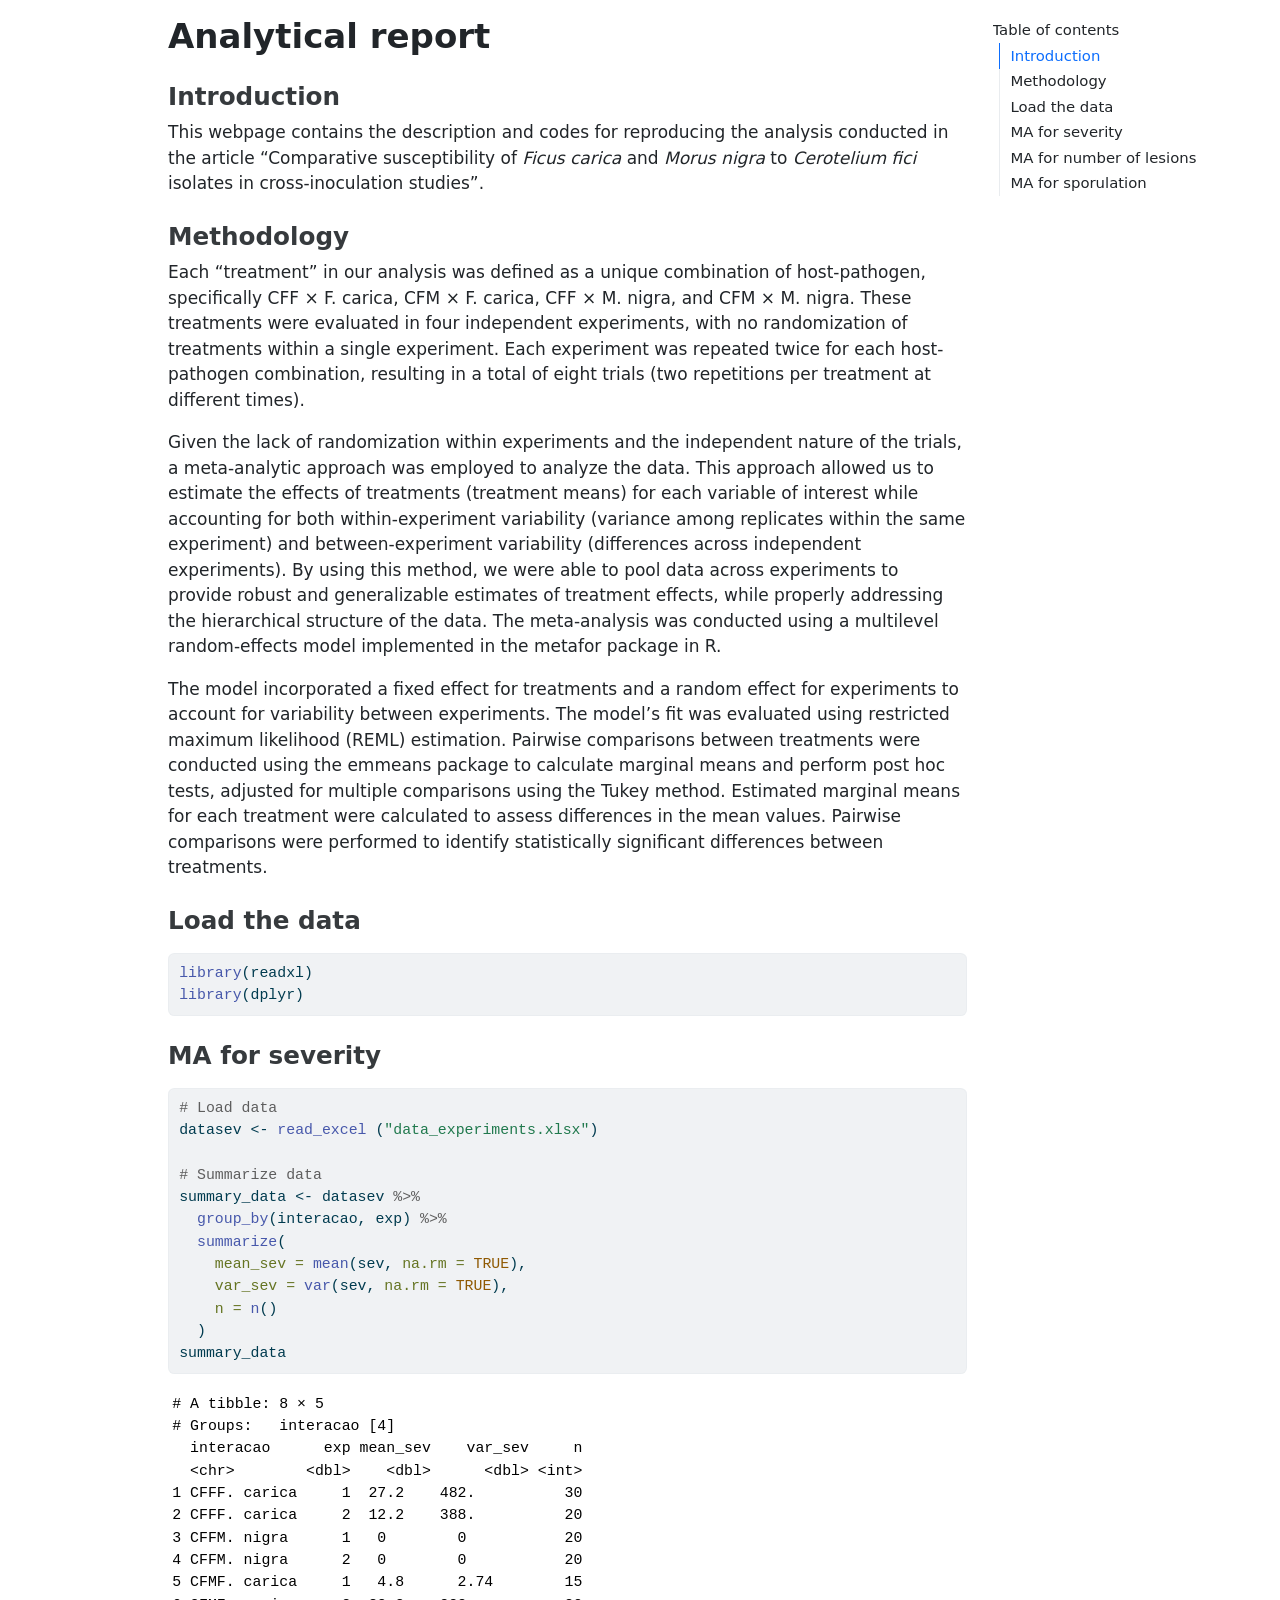
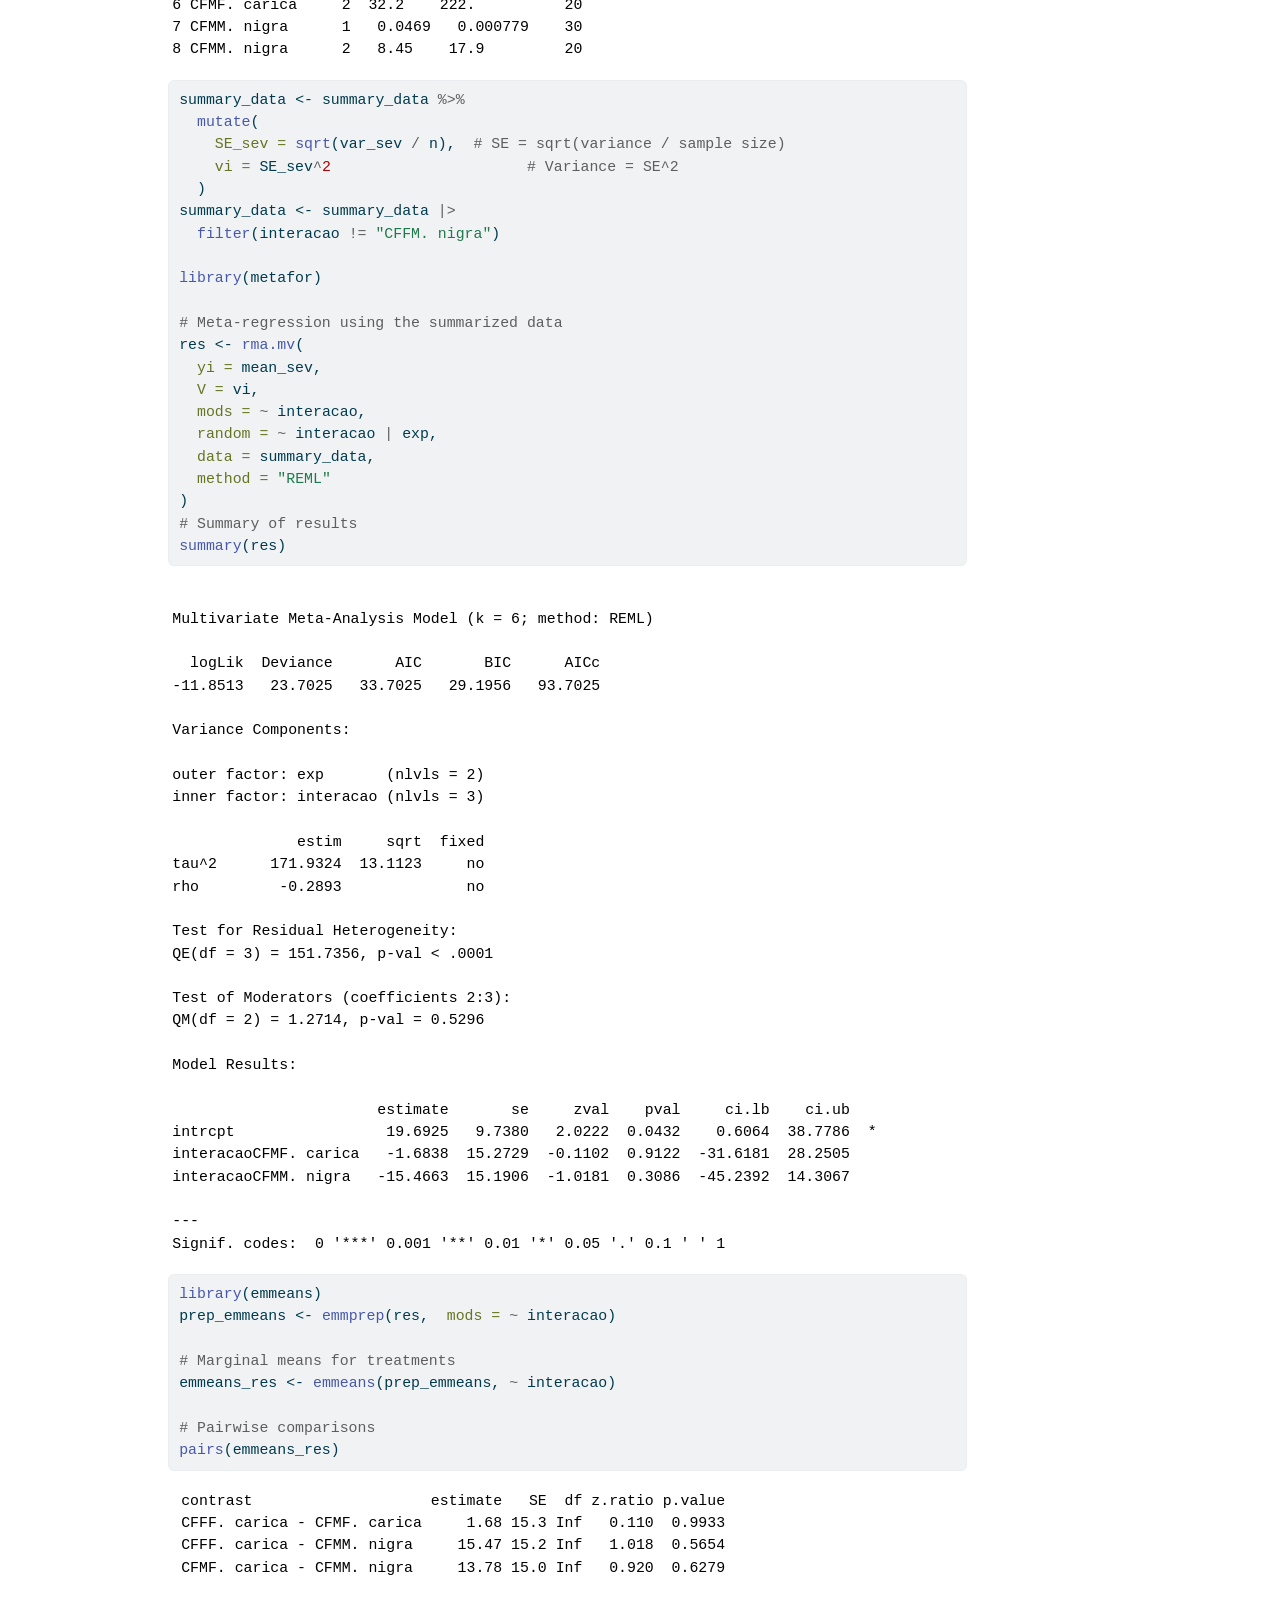
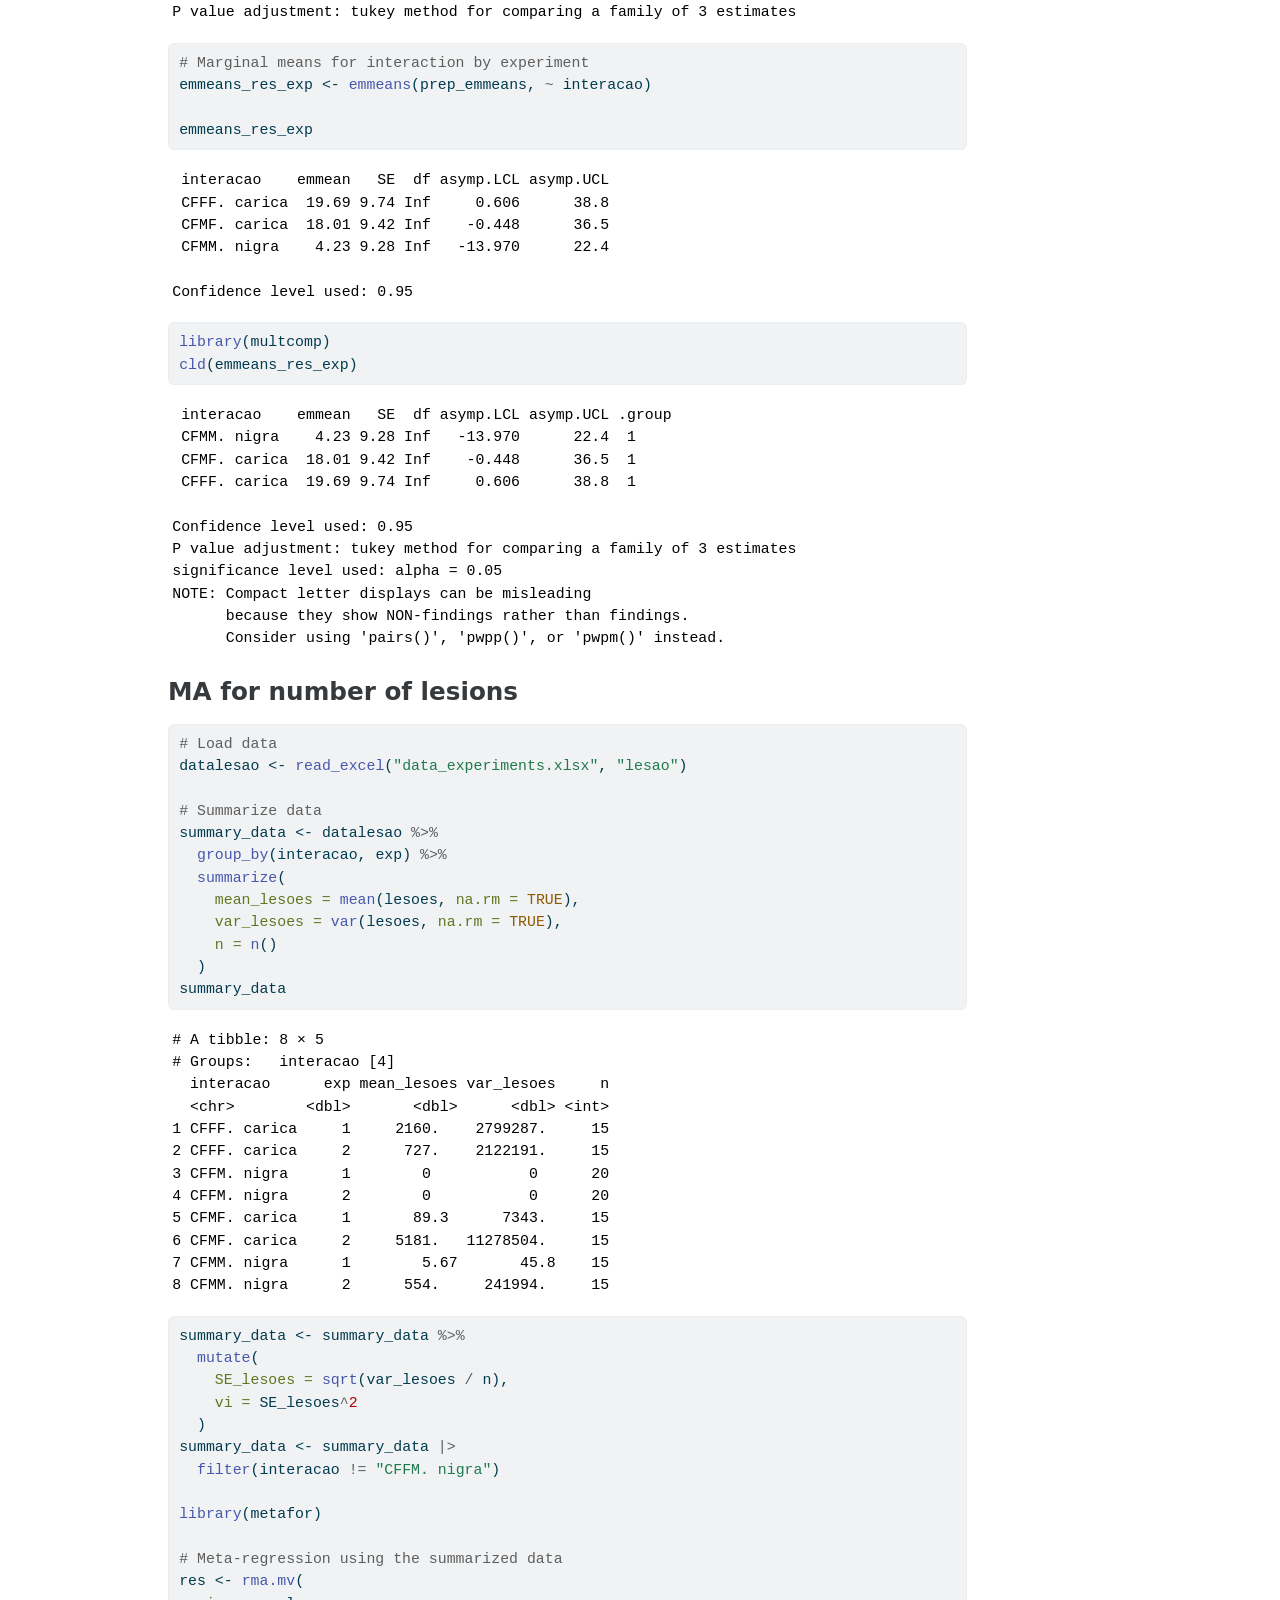
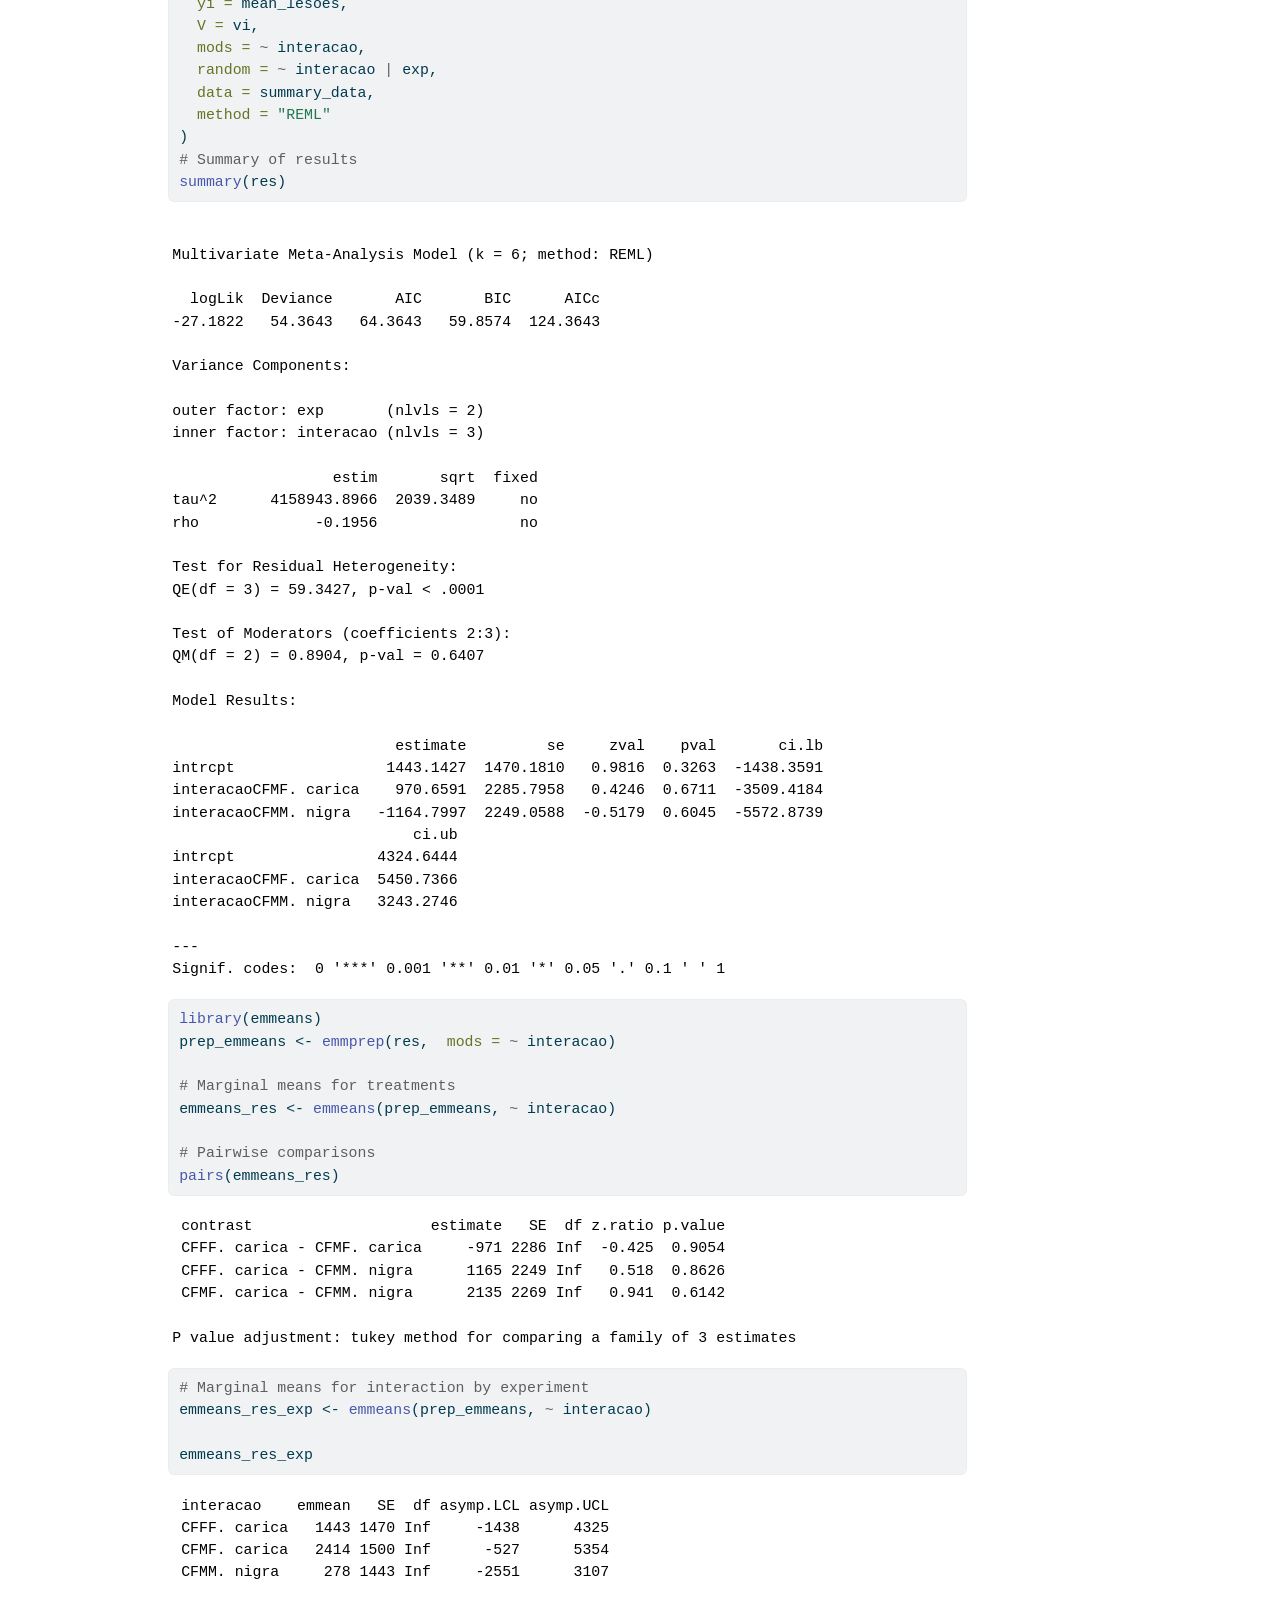
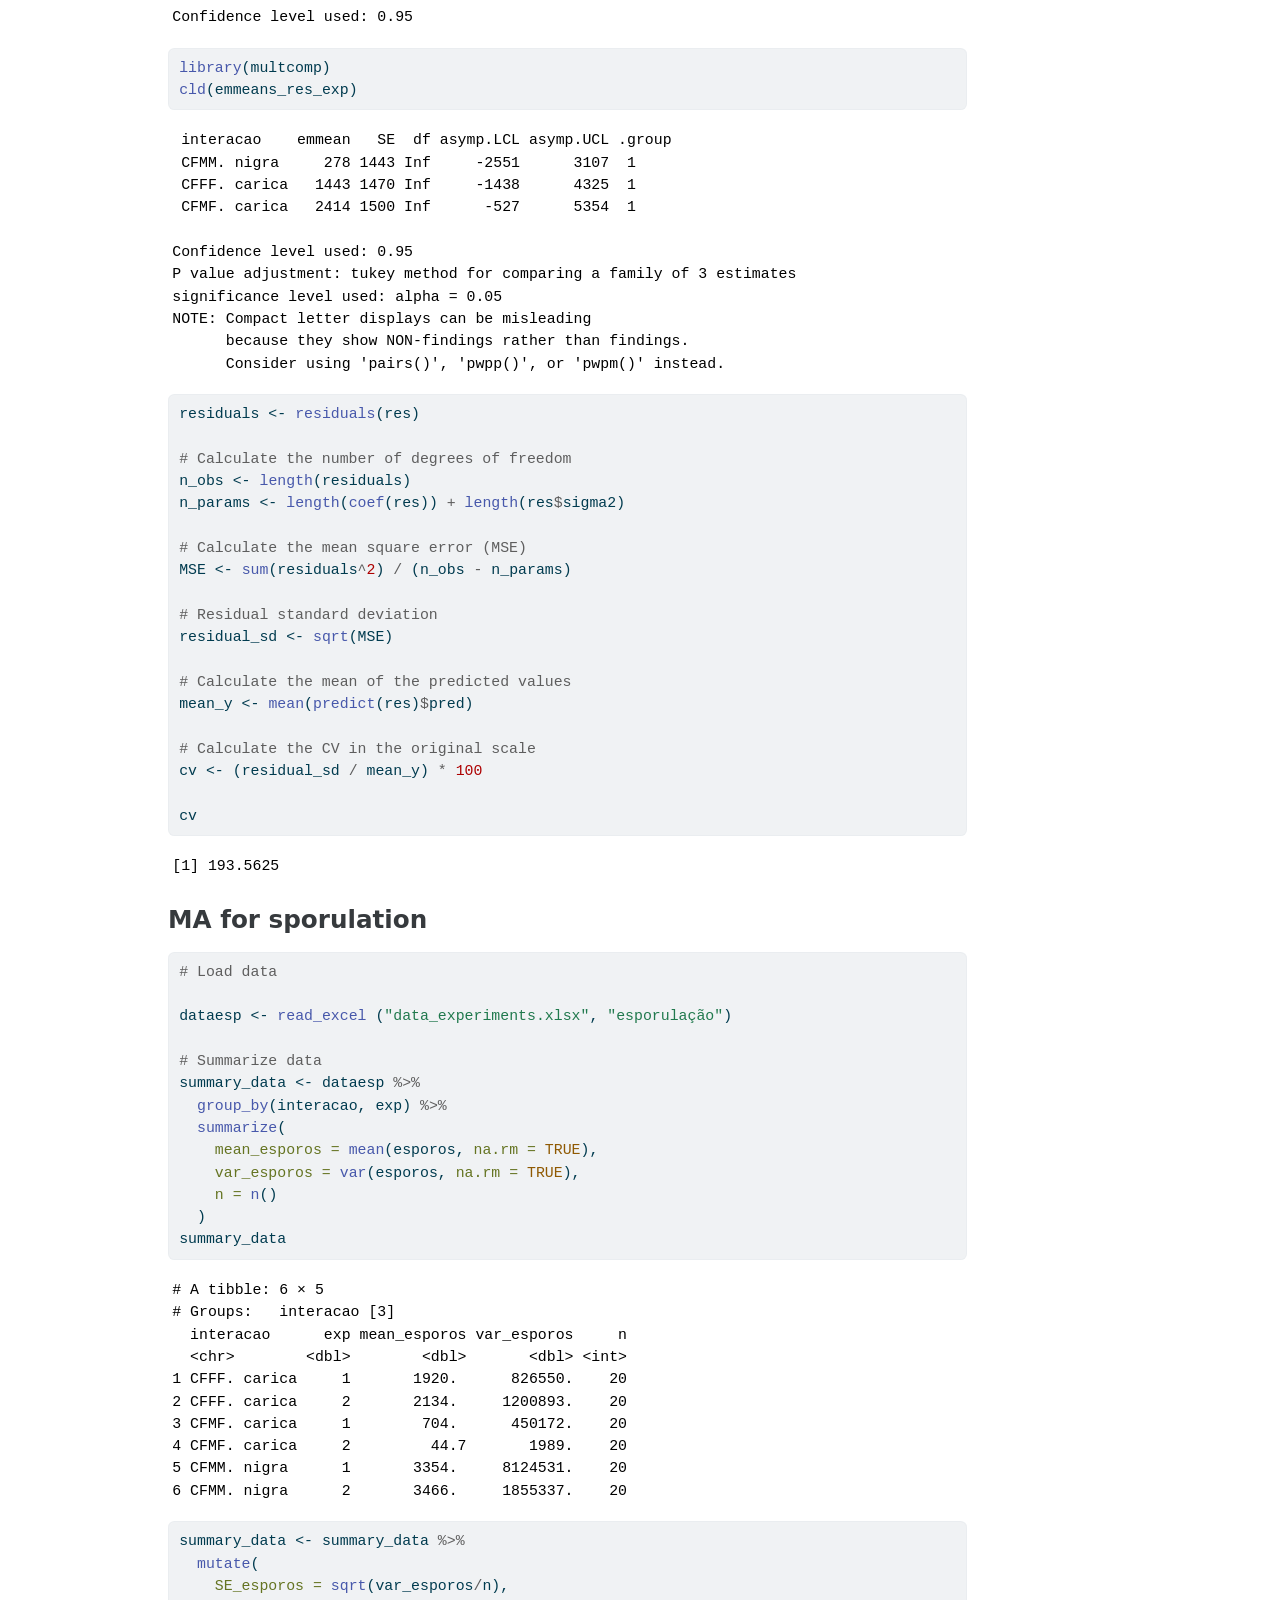
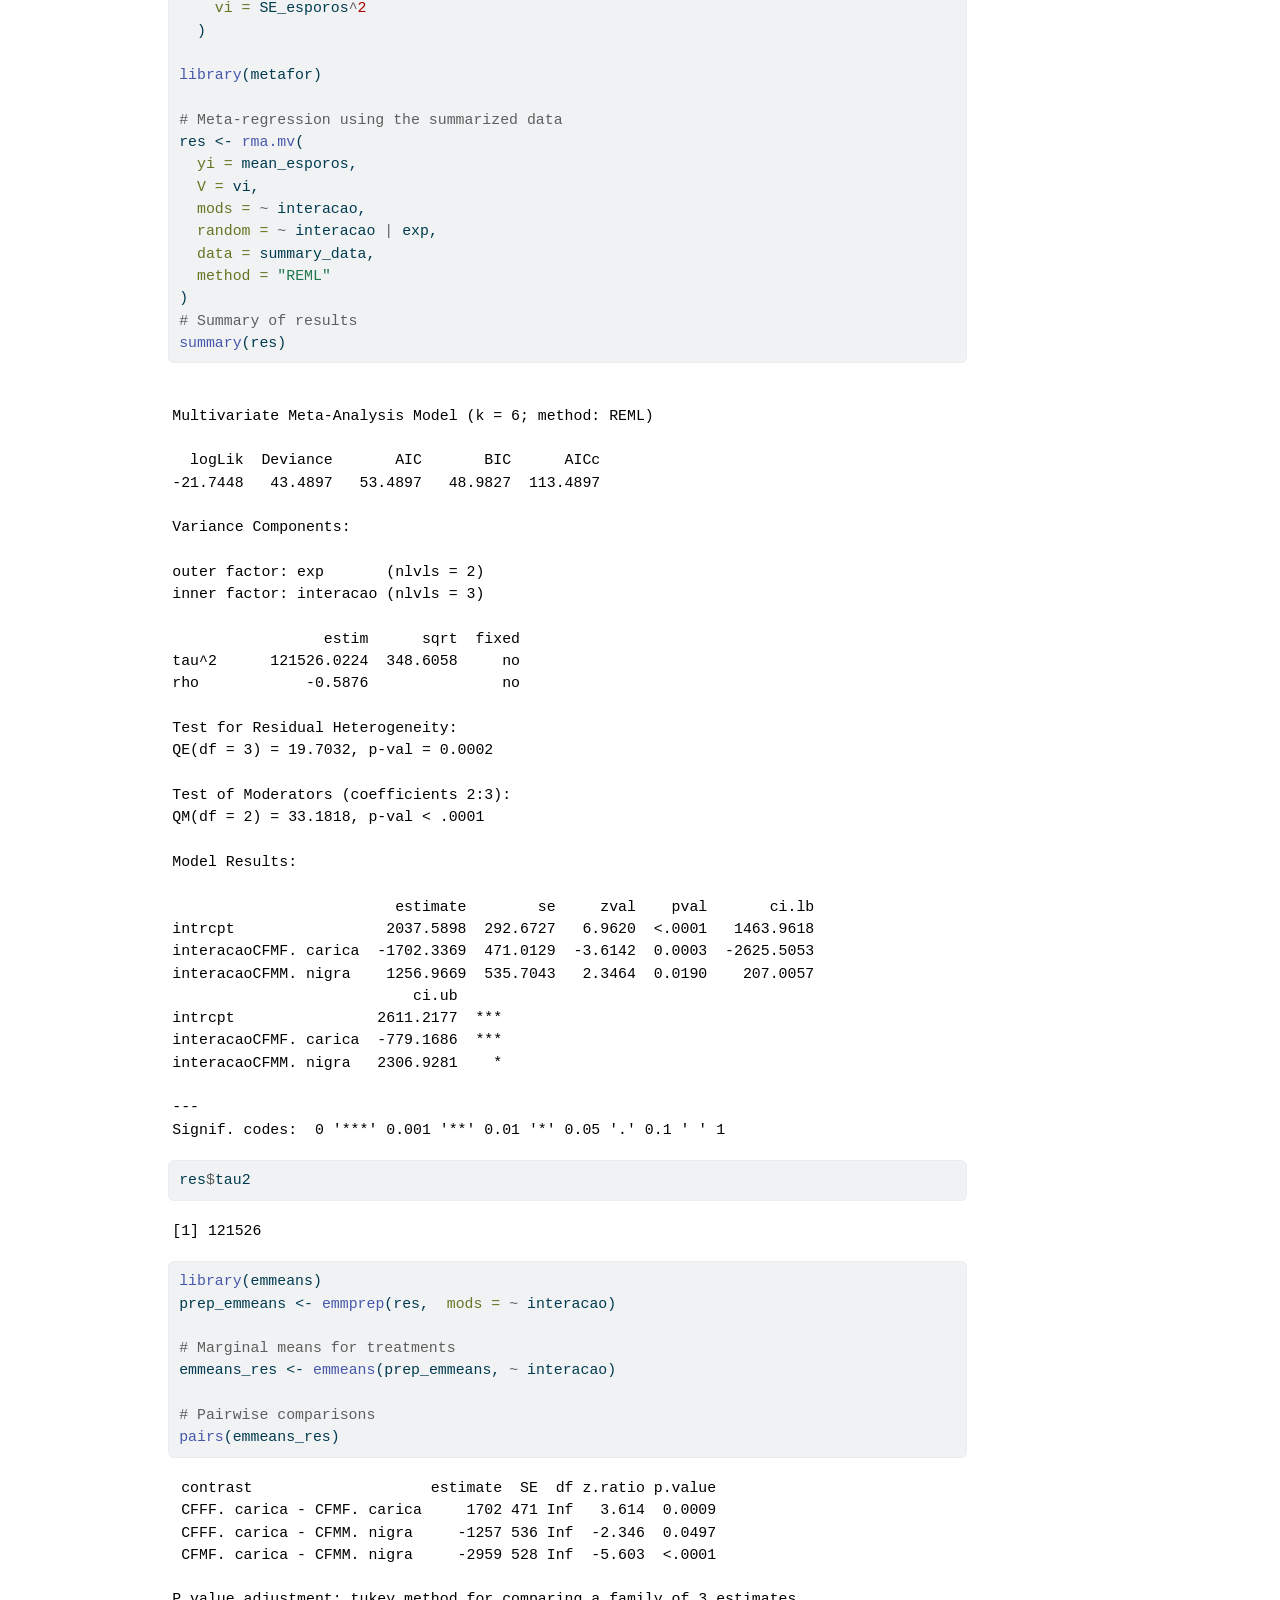
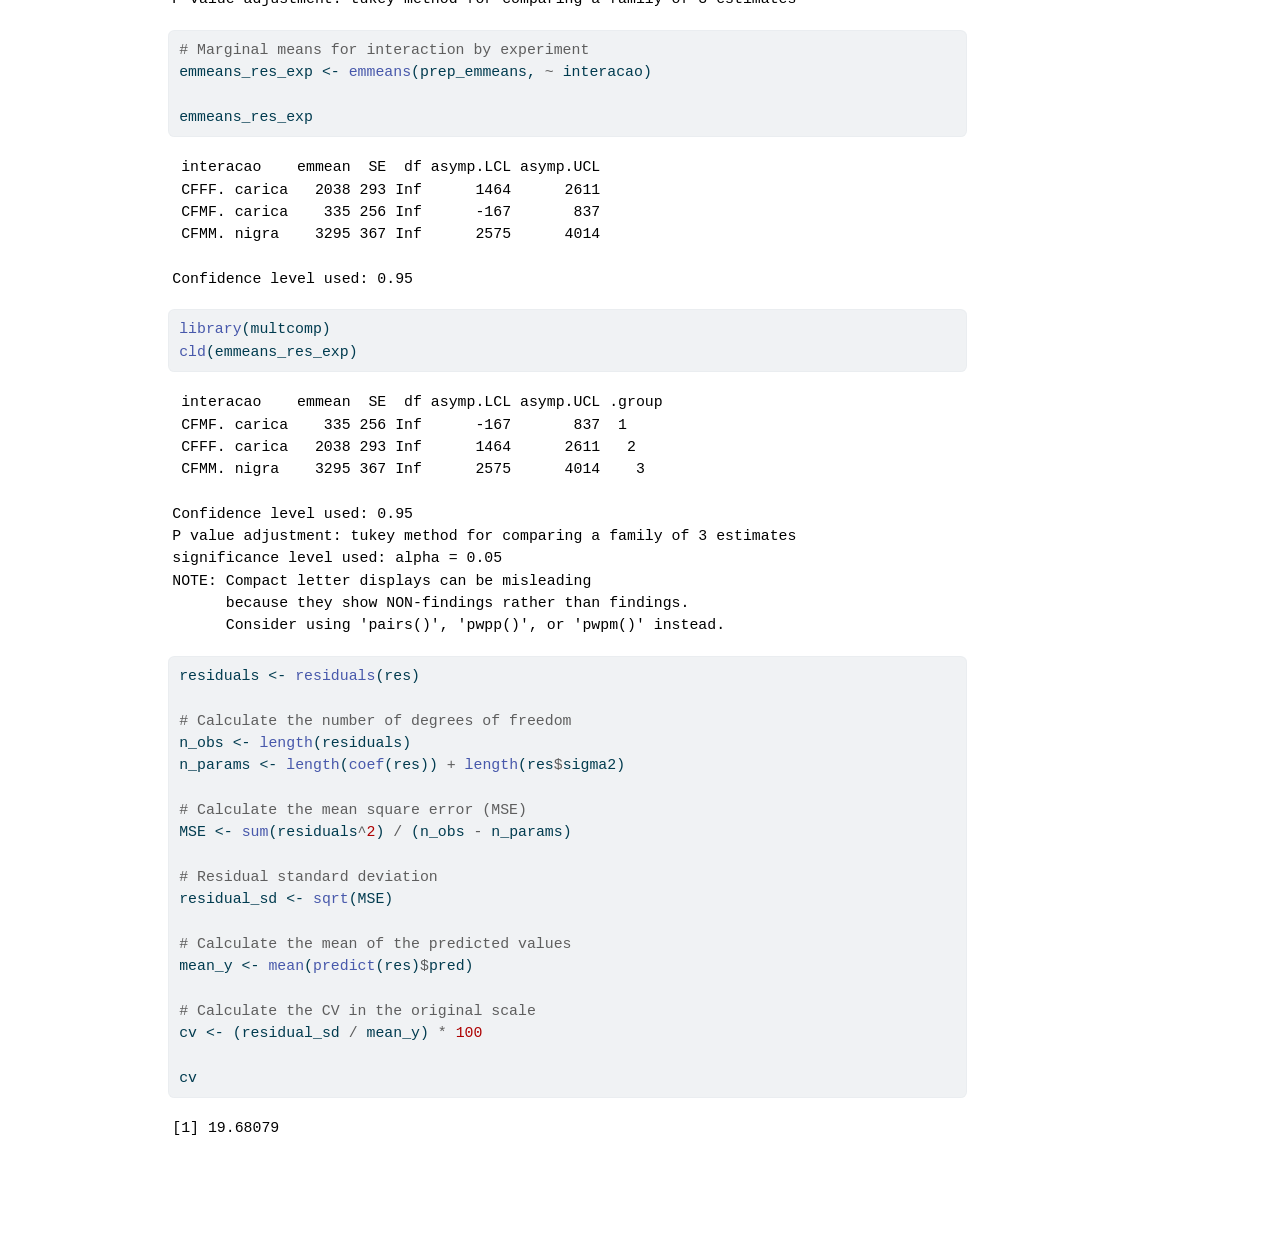
<file: index.html>
<!DOCTYPE html>
<html xmlns="http://www.w3.org/1999/xhtml" lang="en" xml:lang="en"><head>

<meta charset="utf-8">
<meta name="generator" content="quarto-1.6.40">

<meta name="viewport" content="width=device-width, initial-scale=1.0, user-scalable=yes">


<title>Analytical report</title>
<style>
code{white-space: pre-wrap;}
span.smallcaps{font-variant: small-caps;}
div.columns{display: flex; gap: min(4vw, 1.5em);}
div.column{flex: auto; overflow-x: auto;}
div.hanging-indent{margin-left: 1.5em; text-indent: -1.5em;}
ul.task-list{list-style: none;}
ul.task-list li input[type="checkbox"] {
  width: 0.8em;
  margin: 0 0.8em 0.2em -1em; /* quarto-specific, see https://github.com/quarto-dev/quarto-cli/issues/4556 */ 
  vertical-align: middle;
}
/* CSS for syntax highlighting */
pre > code.sourceCode { white-space: pre; position: relative; }
pre > code.sourceCode > span { line-height: 1.25; }
pre > code.sourceCode > span:empty { height: 1.2em; }
.sourceCode { overflow: visible; }
code.sourceCode > span { color: inherit; text-decoration: inherit; }
div.sourceCode { margin: 1em 0; }
pre.sourceCode { margin: 0; }
@media screen {
div.sourceCode { overflow: auto; }
}
@media print {
pre > code.sourceCode { white-space: pre-wrap; }
pre > code.sourceCode > span { display: inline-block; text-indent: -5em; padding-left: 5em; }
}
pre.numberSource code
  { counter-reset: source-line 0; }
pre.numberSource code > span
  { position: relative; left: -4em; counter-increment: source-line; }
pre.numberSource code > span > a:first-child::before
  { content: counter(source-line);
    position: relative; left: -1em; text-align: right; vertical-align: baseline;
    border: none; display: inline-block;
    -webkit-touch-callout: none; -webkit-user-select: none;
    -khtml-user-select: none; -moz-user-select: none;
    -ms-user-select: none; user-select: none;
    padding: 0 4px; width: 4em;
  }
pre.numberSource { margin-left: 3em;  padding-left: 4px; }
div.sourceCode
  {   }
@media screen {
pre > code.sourceCode > span > a:first-child::before { text-decoration: underline; }
}
</style>


<script src="index_files/libs/clipboard/clipboard.min.js"></script>
<script src="index_files/libs/quarto-html/quarto.js"></script>
<script src="index_files/libs/quarto-html/popper.min.js"></script>
<script src="index_files/libs/quarto-html/tippy.umd.min.js"></script>
<script src="index_files/libs/quarto-html/anchor.min.js"></script>
<link href="index_files/libs/quarto-html/tippy.css" rel="stylesheet">
<link href="index_files/libs/quarto-html/quarto-syntax-highlighting-549806ee2085284f45b00abea8c6df48.css" rel="stylesheet" id="quarto-text-highlighting-styles">
<script src="index_files/libs/bootstrap/bootstrap.min.js"></script>
<link href="index_files/libs/bootstrap/bootstrap-icons.css" rel="stylesheet">
<link href="index_files/libs/bootstrap/bootstrap-973236bd072d72a04ee9cd82dcc9cb29.min.css" rel="stylesheet" append-hash="true" id="quarto-bootstrap" data-mode="light">


</head>

<body>

<div id="quarto-content" class="page-columns page-rows-contents page-layout-article">
<div id="quarto-margin-sidebar" class="sidebar margin-sidebar">
  <nav id="TOC" role="doc-toc" class="toc-active">
    <h2 id="toc-title">Table of contents</h2>
   
  <ul>
  <li><a href="#introduction" id="toc-introduction" class="nav-link active" data-scroll-target="#introduction">Introduction</a></li>
  <li><a href="#methodology" id="toc-methodology" class="nav-link" data-scroll-target="#methodology">Methodology</a></li>
  <li><a href="#load-the-data" id="toc-load-the-data" class="nav-link" data-scroll-target="#load-the-data">Load the data</a></li>
  <li><a href="#ma-for-severity" id="toc-ma-for-severity" class="nav-link" data-scroll-target="#ma-for-severity">MA for severity</a></li>
  <li><a href="#ma-for-number-of-lesions" id="toc-ma-for-number-of-lesions" class="nav-link" data-scroll-target="#ma-for-number-of-lesions">MA for number of lesions</a></li>
  <li><a href="#ma-for-sporulation" id="toc-ma-for-sporulation" class="nav-link" data-scroll-target="#ma-for-sporulation">MA for sporulation</a></li>
  </ul>
</nav>
</div>
<main class="content" id="quarto-document-content">

<header id="title-block-header" class="quarto-title-block default">
<div class="quarto-title">
<h1 class="title">Analytical report</h1>
</div>



<div class="quarto-title-meta">

    
  
    
  </div>
  


</header>


<section id="introduction" class="level3">
<h3 class="anchored" data-anchor-id="introduction">Introduction</h3>
<p>This webpage contains the description and codes for reproducing the analysis conducted in the article “Comparative susceptibility of <em>Ficus carica</em> and <em>Morus nigra</em> to <em>Cerotelium fici</em> isolates in cross-inoculation studies”.</p>
</section>
<section id="methodology" class="level3">
<h3 class="anchored" data-anchor-id="methodology">Methodology</h3>
<p>Each “treatment” in our analysis was defined as a unique combination of host-pathogen, specifically CFF × F. carica, CFM × F. carica, CFF × M. nigra, and CFM × M. nigra. These treatments were evaluated in four independent experiments, with no randomization of treatments within a single experiment. Each experiment was repeated twice for each host-pathogen combination, resulting in a total of eight trials (two repetitions per treatment at different times).</p>
<p>Given the lack of randomization within experiments and the independent nature of the trials, a meta-analytic approach was employed to analyze the data. This approach allowed us to estimate the effects of treatments (treatment means) for each variable of interest while accounting for both within-experiment variability (variance among replicates within the same experiment) and between-experiment variability (differences across independent experiments). By using this method, we were able to pool data across experiments to provide robust and generalizable estimates of treatment effects, while properly addressing the hierarchical structure of the data. The meta-analysis was conducted using a multilevel random-effects model implemented in the metafor package in R.</p>
<p>The model incorporated a fixed effect for treatments and a random effect for experiments to account for variability between experiments. The model’s fit was evaluated using restricted maximum likelihood (REML) estimation. Pairwise comparisons between treatments were conducted using the emmeans package to calculate marginal means and perform post hoc tests, adjusted for multiple comparisons using the Tukey method. Estimated marginal means for each treatment were calculated to assess differences in the mean values. Pairwise comparisons were performed to identify statistically significant differences between treatments.</p>
</section>
<section id="load-the-data" class="level3">
<h3 class="anchored" data-anchor-id="load-the-data">Load the data</h3>
<div class="cell">
<div class="sourceCode cell-code" id="cb1"><pre class="sourceCode r code-with-copy"><code class="sourceCode r"><span id="cb1-1"><a href="#cb1-1" aria-hidden="true" tabindex="-1"></a><span class="fu">library</span>(readxl)</span>
<span id="cb1-2"><a href="#cb1-2" aria-hidden="true" tabindex="-1"></a><span class="fu">library</span>(dplyr)</span></code><button title="Copy to Clipboard" class="code-copy-button"><i class="bi"></i></button></pre></div>
</div>
</section>
<section id="ma-for-severity" class="level3">
<h3 class="anchored" data-anchor-id="ma-for-severity">MA for severity</h3>
<div class="cell">
<div class="sourceCode cell-code" id="cb2"><pre class="sourceCode r code-with-copy"><code class="sourceCode r"><span id="cb2-1"><a href="#cb2-1" aria-hidden="true" tabindex="-1"></a><span class="co"># Load data</span></span>
<span id="cb2-2"><a href="#cb2-2" aria-hidden="true" tabindex="-1"></a>datasev <span class="ot">&lt;-</span> <span class="fu">read_excel</span> (<span class="st">"data_experiments.xlsx"</span>)</span>
<span id="cb2-3"><a href="#cb2-3" aria-hidden="true" tabindex="-1"></a></span>
<span id="cb2-4"><a href="#cb2-4" aria-hidden="true" tabindex="-1"></a><span class="co"># Summarize data</span></span>
<span id="cb2-5"><a href="#cb2-5" aria-hidden="true" tabindex="-1"></a>summary_data <span class="ot">&lt;-</span> datasev <span class="sc">%&gt;%</span></span>
<span id="cb2-6"><a href="#cb2-6" aria-hidden="true" tabindex="-1"></a>  <span class="fu">group_by</span>(interacao, exp) <span class="sc">%&gt;%</span>                      </span>
<span id="cb2-7"><a href="#cb2-7" aria-hidden="true" tabindex="-1"></a>  <span class="fu">summarize</span>(</span>
<span id="cb2-8"><a href="#cb2-8" aria-hidden="true" tabindex="-1"></a>    <span class="at">mean_sev =</span> <span class="fu">mean</span>(sev, <span class="at">na.rm =</span> <span class="cn">TRUE</span>),  </span>
<span id="cb2-9"><a href="#cb2-9" aria-hidden="true" tabindex="-1"></a>    <span class="at">var_sev =</span> <span class="fu">var</span>(sev, <span class="at">na.rm =</span> <span class="cn">TRUE</span>),    </span>
<span id="cb2-10"><a href="#cb2-10" aria-hidden="true" tabindex="-1"></a>    <span class="at">n =</span> <span class="fu">n</span>()                                         </span>
<span id="cb2-11"><a href="#cb2-11" aria-hidden="true" tabindex="-1"></a>  )</span>
<span id="cb2-12"><a href="#cb2-12" aria-hidden="true" tabindex="-1"></a>summary_data</span></code><button title="Copy to Clipboard" class="code-copy-button"><i class="bi"></i></button></pre></div>
<div class="cell-output cell-output-stdout">
<pre><code># A tibble: 8 × 5
# Groups:   interacao [4]
  interacao      exp mean_sev    var_sev     n
  &lt;chr&gt;        &lt;dbl&gt;    &lt;dbl&gt;      &lt;dbl&gt; &lt;int&gt;
1 CFFF. carica     1  27.2    482.          30
2 CFFF. carica     2  12.2    388.          20
3 CFFM. nigra      1   0        0           20
4 CFFM. nigra      2   0        0           20
5 CFMF. carica     1   4.8      2.74        15
6 CFMF. carica     2  32.2    222.          20
7 CFMM. nigra      1   0.0469   0.000779    30
8 CFMM. nigra      2   8.45    17.9         20</code></pre>
</div>
<div class="sourceCode cell-code" id="cb4"><pre class="sourceCode r code-with-copy"><code class="sourceCode r"><span id="cb4-1"><a href="#cb4-1" aria-hidden="true" tabindex="-1"></a>summary_data <span class="ot">&lt;-</span> summary_data <span class="sc">%&gt;%</span></span>
<span id="cb4-2"><a href="#cb4-2" aria-hidden="true" tabindex="-1"></a>  <span class="fu">mutate</span>(</span>
<span id="cb4-3"><a href="#cb4-3" aria-hidden="true" tabindex="-1"></a>    <span class="at">SE_sev =</span> <span class="fu">sqrt</span>(var_sev <span class="sc">/</span> n),  <span class="co"># SE = sqrt(variance / sample size)</span></span>
<span id="cb4-4"><a href="#cb4-4" aria-hidden="true" tabindex="-1"></a>    <span class="at">vi =</span> SE_sev<span class="sc">^</span><span class="dv">2</span>                      <span class="co"># Variance = SE^2</span></span>
<span id="cb4-5"><a href="#cb4-5" aria-hidden="true" tabindex="-1"></a>  )</span>
<span id="cb4-6"><a href="#cb4-6" aria-hidden="true" tabindex="-1"></a>summary_data <span class="ot">&lt;-</span> summary_data <span class="sc">|&gt;</span> </span>
<span id="cb4-7"><a href="#cb4-7" aria-hidden="true" tabindex="-1"></a>  <span class="fu">filter</span>(interacao <span class="sc">!=</span> <span class="st">"CFFM. nigra"</span>)</span>
<span id="cb4-8"><a href="#cb4-8" aria-hidden="true" tabindex="-1"></a></span>
<span id="cb4-9"><a href="#cb4-9" aria-hidden="true" tabindex="-1"></a><span class="fu">library</span>(metafor)</span>
<span id="cb4-10"><a href="#cb4-10" aria-hidden="true" tabindex="-1"></a></span>
<span id="cb4-11"><a href="#cb4-11" aria-hidden="true" tabindex="-1"></a><span class="co"># Meta-regression using the summarized data</span></span>
<span id="cb4-12"><a href="#cb4-12" aria-hidden="true" tabindex="-1"></a>res <span class="ot">&lt;-</span> <span class="fu">rma.mv</span>(</span>
<span id="cb4-13"><a href="#cb4-13" aria-hidden="true" tabindex="-1"></a>  <span class="at">yi =</span> mean_sev,  </span>
<span id="cb4-14"><a href="#cb4-14" aria-hidden="true" tabindex="-1"></a>  <span class="at">V =</span> vi,              </span>
<span id="cb4-15"><a href="#cb4-15" aria-hidden="true" tabindex="-1"></a>  <span class="at">mods =</span> <span class="sc">~</span> interacao, </span>
<span id="cb4-16"><a href="#cb4-16" aria-hidden="true" tabindex="-1"></a>  <span class="at">random =</span> <span class="sc">~</span> interacao <span class="sc">|</span> exp, </span>
<span id="cb4-17"><a href="#cb4-17" aria-hidden="true" tabindex="-1"></a>  <span class="at">data =</span> summary_data,</span>
<span id="cb4-18"><a href="#cb4-18" aria-hidden="true" tabindex="-1"></a>  <span class="at">method =</span> <span class="st">"REML"</span></span>
<span id="cb4-19"><a href="#cb4-19" aria-hidden="true" tabindex="-1"></a>)</span>
<span id="cb4-20"><a href="#cb4-20" aria-hidden="true" tabindex="-1"></a><span class="co"># Summary of results</span></span>
<span id="cb4-21"><a href="#cb4-21" aria-hidden="true" tabindex="-1"></a><span class="fu">summary</span>(res)</span></code><button title="Copy to Clipboard" class="code-copy-button"><i class="bi"></i></button></pre></div>
<div class="cell-output cell-output-stdout">
<pre><code>
Multivariate Meta-Analysis Model (k = 6; method: REML)

  logLik  Deviance       AIC       BIC      AICc   
-11.8513   23.7025   33.7025   29.1956   93.7025   

Variance Components:

outer factor: exp       (nlvls = 2)
inner factor: interacao (nlvls = 3)

              estim     sqrt  fixed 
tau^2      171.9324  13.1123     no 
rho         -0.2893              no 

Test for Residual Heterogeneity:
QE(df = 3) = 151.7356, p-val &lt; .0001

Test of Moderators (coefficients 2:3):
QM(df = 2) = 1.2714, p-val = 0.5296

Model Results:

                       estimate       se     zval    pval     ci.lb    ci.ub    
intrcpt                 19.6925   9.7380   2.0222  0.0432    0.6064  38.7786  * 
interacaoCFMF. carica   -1.6838  15.2729  -0.1102  0.9122  -31.6181  28.2505    
interacaoCFMM. nigra   -15.4663  15.1906  -1.0181  0.3086  -45.2392  14.3067    

---
Signif. codes:  0 '***' 0.001 '**' 0.01 '*' 0.05 '.' 0.1 ' ' 1</code></pre>
</div>
<div class="sourceCode cell-code" id="cb6"><pre class="sourceCode r code-with-copy"><code class="sourceCode r"><span id="cb6-1"><a href="#cb6-1" aria-hidden="true" tabindex="-1"></a><span class="fu">library</span>(emmeans)</span>
<span id="cb6-2"><a href="#cb6-2" aria-hidden="true" tabindex="-1"></a>prep_emmeans <span class="ot">&lt;-</span> <span class="fu">emmprep</span>(res,  <span class="at">mods =</span> <span class="sc">~</span> interacao)</span>
<span id="cb6-3"><a href="#cb6-3" aria-hidden="true" tabindex="-1"></a></span>
<span id="cb6-4"><a href="#cb6-4" aria-hidden="true" tabindex="-1"></a><span class="co"># Marginal means for treatments</span></span>
<span id="cb6-5"><a href="#cb6-5" aria-hidden="true" tabindex="-1"></a>emmeans_res <span class="ot">&lt;-</span> <span class="fu">emmeans</span>(prep_emmeans, <span class="sc">~</span> interacao)</span>
<span id="cb6-6"><a href="#cb6-6" aria-hidden="true" tabindex="-1"></a></span>
<span id="cb6-7"><a href="#cb6-7" aria-hidden="true" tabindex="-1"></a><span class="co"># Pairwise comparisons</span></span>
<span id="cb6-8"><a href="#cb6-8" aria-hidden="true" tabindex="-1"></a><span class="fu">pairs</span>(emmeans_res)</span></code><button title="Copy to Clipboard" class="code-copy-button"><i class="bi"></i></button></pre></div>
<div class="cell-output cell-output-stdout">
<pre><code> contrast                    estimate   SE  df z.ratio p.value
 CFFF. carica - CFMF. carica     1.68 15.3 Inf   0.110  0.9933
 CFFF. carica - CFMM. nigra     15.47 15.2 Inf   1.018  0.5654
 CFMF. carica - CFMM. nigra     13.78 15.0 Inf   0.920  0.6279

P value adjustment: tukey method for comparing a family of 3 estimates </code></pre>
</div>
<div class="sourceCode cell-code" id="cb8"><pre class="sourceCode r code-with-copy"><code class="sourceCode r"><span id="cb8-1"><a href="#cb8-1" aria-hidden="true" tabindex="-1"></a><span class="co"># Marginal means for interaction by experiment</span></span>
<span id="cb8-2"><a href="#cb8-2" aria-hidden="true" tabindex="-1"></a>emmeans_res_exp <span class="ot">&lt;-</span> <span class="fu">emmeans</span>(prep_emmeans, <span class="sc">~</span> interacao)</span>
<span id="cb8-3"><a href="#cb8-3" aria-hidden="true" tabindex="-1"></a></span>
<span id="cb8-4"><a href="#cb8-4" aria-hidden="true" tabindex="-1"></a>emmeans_res_exp</span></code><button title="Copy to Clipboard" class="code-copy-button"><i class="bi"></i></button></pre></div>
<div class="cell-output cell-output-stdout">
<pre><code> interacao    emmean   SE  df asymp.LCL asymp.UCL
 CFFF. carica  19.69 9.74 Inf     0.606      38.8
 CFMF. carica  18.01 9.42 Inf    -0.448      36.5
 CFMM. nigra    4.23 9.28 Inf   -13.970      22.4

Confidence level used: 0.95 </code></pre>
</div>
<div class="sourceCode cell-code" id="cb10"><pre class="sourceCode r code-with-copy"><code class="sourceCode r"><span id="cb10-1"><a href="#cb10-1" aria-hidden="true" tabindex="-1"></a><span class="fu">library</span>(multcomp)</span>
<span id="cb10-2"><a href="#cb10-2" aria-hidden="true" tabindex="-1"></a><span class="fu">cld</span>(emmeans_res_exp)</span></code><button title="Copy to Clipboard" class="code-copy-button"><i class="bi"></i></button></pre></div>
<div class="cell-output cell-output-stdout">
<pre><code> interacao    emmean   SE  df asymp.LCL asymp.UCL .group
 CFMM. nigra    4.23 9.28 Inf   -13.970      22.4  1    
 CFMF. carica  18.01 9.42 Inf    -0.448      36.5  1    
 CFFF. carica  19.69 9.74 Inf     0.606      38.8  1    

Confidence level used: 0.95 
P value adjustment: tukey method for comparing a family of 3 estimates 
significance level used: alpha = 0.05 
NOTE: Compact letter displays can be misleading
      because they show NON-findings rather than findings.
      Consider using 'pairs()', 'pwpp()', or 'pwpm()' instead. </code></pre>
</div>
</div>
</section>
<section id="ma-for-number-of-lesions" class="level3">
<h3 class="anchored" data-anchor-id="ma-for-number-of-lesions">MA for number of lesions</h3>
<div class="cell">
<div class="sourceCode cell-code" id="cb12"><pre class="sourceCode r code-with-copy"><code class="sourceCode r"><span id="cb12-1"><a href="#cb12-1" aria-hidden="true" tabindex="-1"></a><span class="co"># Load data</span></span>
<span id="cb12-2"><a href="#cb12-2" aria-hidden="true" tabindex="-1"></a>datalesao <span class="ot">&lt;-</span> <span class="fu">read_excel</span>(<span class="st">"data_experiments.xlsx"</span>, <span class="st">"lesao"</span>)</span>
<span id="cb12-3"><a href="#cb12-3" aria-hidden="true" tabindex="-1"></a></span>
<span id="cb12-4"><a href="#cb12-4" aria-hidden="true" tabindex="-1"></a><span class="co"># Summarize data</span></span>
<span id="cb12-5"><a href="#cb12-5" aria-hidden="true" tabindex="-1"></a>summary_data <span class="ot">&lt;-</span> datalesao <span class="sc">%&gt;%</span></span>
<span id="cb12-6"><a href="#cb12-6" aria-hidden="true" tabindex="-1"></a>  <span class="fu">group_by</span>(interacao, exp) <span class="sc">%&gt;%</span>                    </span>
<span id="cb12-7"><a href="#cb12-7" aria-hidden="true" tabindex="-1"></a>  <span class="fu">summarize</span>(</span>
<span id="cb12-8"><a href="#cb12-8" aria-hidden="true" tabindex="-1"></a>    <span class="at">mean_lesoes =</span> <span class="fu">mean</span>(lesoes, <span class="at">na.rm =</span> <span class="cn">TRUE</span>),  </span>
<span id="cb12-9"><a href="#cb12-9" aria-hidden="true" tabindex="-1"></a>    <span class="at">var_lesoes =</span> <span class="fu">var</span>(lesoes, <span class="at">na.rm =</span> <span class="cn">TRUE</span>),   </span>
<span id="cb12-10"><a href="#cb12-10" aria-hidden="true" tabindex="-1"></a>    <span class="at">n =</span> <span class="fu">n</span>()                                          </span>
<span id="cb12-11"><a href="#cb12-11" aria-hidden="true" tabindex="-1"></a>  )</span>
<span id="cb12-12"><a href="#cb12-12" aria-hidden="true" tabindex="-1"></a>summary_data</span></code><button title="Copy to Clipboard" class="code-copy-button"><i class="bi"></i></button></pre></div>
<div class="cell-output cell-output-stdout">
<pre><code># A tibble: 8 × 5
# Groups:   interacao [4]
  interacao      exp mean_lesoes var_lesoes     n
  &lt;chr&gt;        &lt;dbl&gt;       &lt;dbl&gt;      &lt;dbl&gt; &lt;int&gt;
1 CFFF. carica     1     2160.    2799287.     15
2 CFFF. carica     2      727.    2122191.     15
3 CFFM. nigra      1        0           0      20
4 CFFM. nigra      2        0           0      20
5 CFMF. carica     1       89.3      7343.     15
6 CFMF. carica     2     5181.   11278504.     15
7 CFMM. nigra      1        5.67       45.8    15
8 CFMM. nigra      2      554.     241994.     15</code></pre>
</div>
<div class="sourceCode cell-code" id="cb14"><pre class="sourceCode r code-with-copy"><code class="sourceCode r"><span id="cb14-1"><a href="#cb14-1" aria-hidden="true" tabindex="-1"></a>summary_data <span class="ot">&lt;-</span> summary_data <span class="sc">%&gt;%</span></span>
<span id="cb14-2"><a href="#cb14-2" aria-hidden="true" tabindex="-1"></a>  <span class="fu">mutate</span>(</span>
<span id="cb14-3"><a href="#cb14-3" aria-hidden="true" tabindex="-1"></a>    <span class="at">SE_lesoes =</span> <span class="fu">sqrt</span>(var_lesoes <span class="sc">/</span> n),  </span>
<span id="cb14-4"><a href="#cb14-4" aria-hidden="true" tabindex="-1"></a>    <span class="at">vi =</span> SE_lesoes<span class="sc">^</span><span class="dv">2</span>                      </span>
<span id="cb14-5"><a href="#cb14-5" aria-hidden="true" tabindex="-1"></a>  )</span>
<span id="cb14-6"><a href="#cb14-6" aria-hidden="true" tabindex="-1"></a>summary_data <span class="ot">&lt;-</span> summary_data <span class="sc">|&gt;</span> </span>
<span id="cb14-7"><a href="#cb14-7" aria-hidden="true" tabindex="-1"></a>  <span class="fu">filter</span>(interacao <span class="sc">!=</span> <span class="st">"CFFM. nigra"</span>)</span>
<span id="cb14-8"><a href="#cb14-8" aria-hidden="true" tabindex="-1"></a></span>
<span id="cb14-9"><a href="#cb14-9" aria-hidden="true" tabindex="-1"></a><span class="fu">library</span>(metafor)</span>
<span id="cb14-10"><a href="#cb14-10" aria-hidden="true" tabindex="-1"></a></span>
<span id="cb14-11"><a href="#cb14-11" aria-hidden="true" tabindex="-1"></a><span class="co"># Meta-regression using the summarized data</span></span>
<span id="cb14-12"><a href="#cb14-12" aria-hidden="true" tabindex="-1"></a>res <span class="ot">&lt;-</span> <span class="fu">rma.mv</span>(</span>
<span id="cb14-13"><a href="#cb14-13" aria-hidden="true" tabindex="-1"></a>  <span class="at">yi =</span> mean_lesoes,  </span>
<span id="cb14-14"><a href="#cb14-14" aria-hidden="true" tabindex="-1"></a>  <span class="at">V =</span> vi,              </span>
<span id="cb14-15"><a href="#cb14-15" aria-hidden="true" tabindex="-1"></a>  <span class="at">mods =</span> <span class="sc">~</span> interacao, </span>
<span id="cb14-16"><a href="#cb14-16" aria-hidden="true" tabindex="-1"></a>  <span class="at">random =</span> <span class="sc">~</span> interacao <span class="sc">|</span> exp, </span>
<span id="cb14-17"><a href="#cb14-17" aria-hidden="true" tabindex="-1"></a>  <span class="at">data =</span> summary_data,</span>
<span id="cb14-18"><a href="#cb14-18" aria-hidden="true" tabindex="-1"></a>  <span class="at">method =</span> <span class="st">"REML"</span></span>
<span id="cb14-19"><a href="#cb14-19" aria-hidden="true" tabindex="-1"></a>)</span>
<span id="cb14-20"><a href="#cb14-20" aria-hidden="true" tabindex="-1"></a><span class="co"># Summary of results</span></span>
<span id="cb14-21"><a href="#cb14-21" aria-hidden="true" tabindex="-1"></a><span class="fu">summary</span>(res)</span></code><button title="Copy to Clipboard" class="code-copy-button"><i class="bi"></i></button></pre></div>
<div class="cell-output cell-output-stdout">
<pre><code>
Multivariate Meta-Analysis Model (k = 6; method: REML)

  logLik  Deviance       AIC       BIC      AICc   
-27.1822   54.3643   64.3643   59.8574  124.3643   

Variance Components:

outer factor: exp       (nlvls = 2)
inner factor: interacao (nlvls = 3)

                  estim       sqrt  fixed 
tau^2      4158943.8966  2039.3489     no 
rho             -0.1956                no 

Test for Residual Heterogeneity:
QE(df = 3) = 59.3427, p-val &lt; .0001

Test of Moderators (coefficients 2:3):
QM(df = 2) = 0.8904, p-val = 0.6407

Model Results:

                         estimate         se     zval    pval       ci.lb 
intrcpt                 1443.1427  1470.1810   0.9816  0.3263  -1438.3591 
interacaoCFMF. carica    970.6591  2285.7958   0.4246  0.6711  -3509.4184 
interacaoCFMM. nigra   -1164.7997  2249.0588  -0.5179  0.6045  -5572.8739 
                           ci.ub    
intrcpt                4324.6444    
interacaoCFMF. carica  5450.7366    
interacaoCFMM. nigra   3243.2746    

---
Signif. codes:  0 '***' 0.001 '**' 0.01 '*' 0.05 '.' 0.1 ' ' 1</code></pre>
</div>
<div class="sourceCode cell-code" id="cb16"><pre class="sourceCode r code-with-copy"><code class="sourceCode r"><span id="cb16-1"><a href="#cb16-1" aria-hidden="true" tabindex="-1"></a><span class="fu">library</span>(emmeans)</span>
<span id="cb16-2"><a href="#cb16-2" aria-hidden="true" tabindex="-1"></a>prep_emmeans <span class="ot">&lt;-</span> <span class="fu">emmprep</span>(res,  <span class="at">mods =</span> <span class="sc">~</span> interacao)</span>
<span id="cb16-3"><a href="#cb16-3" aria-hidden="true" tabindex="-1"></a></span>
<span id="cb16-4"><a href="#cb16-4" aria-hidden="true" tabindex="-1"></a><span class="co"># Marginal means for treatments</span></span>
<span id="cb16-5"><a href="#cb16-5" aria-hidden="true" tabindex="-1"></a>emmeans_res <span class="ot">&lt;-</span> <span class="fu">emmeans</span>(prep_emmeans, <span class="sc">~</span> interacao)</span>
<span id="cb16-6"><a href="#cb16-6" aria-hidden="true" tabindex="-1"></a></span>
<span id="cb16-7"><a href="#cb16-7" aria-hidden="true" tabindex="-1"></a><span class="co"># Pairwise comparisons</span></span>
<span id="cb16-8"><a href="#cb16-8" aria-hidden="true" tabindex="-1"></a><span class="fu">pairs</span>(emmeans_res)</span></code><button title="Copy to Clipboard" class="code-copy-button"><i class="bi"></i></button></pre></div>
<div class="cell-output cell-output-stdout">
<pre><code> contrast                    estimate   SE  df z.ratio p.value
 CFFF. carica - CFMF. carica     -971 2286 Inf  -0.425  0.9054
 CFFF. carica - CFMM. nigra      1165 2249 Inf   0.518  0.8626
 CFMF. carica - CFMM. nigra      2135 2269 Inf   0.941  0.6142

P value adjustment: tukey method for comparing a family of 3 estimates </code></pre>
</div>
<div class="sourceCode cell-code" id="cb18"><pre class="sourceCode r code-with-copy"><code class="sourceCode r"><span id="cb18-1"><a href="#cb18-1" aria-hidden="true" tabindex="-1"></a><span class="co"># Marginal means for interaction by experiment</span></span>
<span id="cb18-2"><a href="#cb18-2" aria-hidden="true" tabindex="-1"></a>emmeans_res_exp <span class="ot">&lt;-</span> <span class="fu">emmeans</span>(prep_emmeans, <span class="sc">~</span> interacao)</span>
<span id="cb18-3"><a href="#cb18-3" aria-hidden="true" tabindex="-1"></a></span>
<span id="cb18-4"><a href="#cb18-4" aria-hidden="true" tabindex="-1"></a>emmeans_res_exp</span></code><button title="Copy to Clipboard" class="code-copy-button"><i class="bi"></i></button></pre></div>
<div class="cell-output cell-output-stdout">
<pre><code> interacao    emmean   SE  df asymp.LCL asymp.UCL
 CFFF. carica   1443 1470 Inf     -1438      4325
 CFMF. carica   2414 1500 Inf      -527      5354
 CFMM. nigra     278 1443 Inf     -2551      3107

Confidence level used: 0.95 </code></pre>
</div>
<div class="sourceCode cell-code" id="cb20"><pre class="sourceCode r code-with-copy"><code class="sourceCode r"><span id="cb20-1"><a href="#cb20-1" aria-hidden="true" tabindex="-1"></a><span class="fu">library</span>(multcomp)</span>
<span id="cb20-2"><a href="#cb20-2" aria-hidden="true" tabindex="-1"></a><span class="fu">cld</span>(emmeans_res_exp)</span></code><button title="Copy to Clipboard" class="code-copy-button"><i class="bi"></i></button></pre></div>
<div class="cell-output cell-output-stdout">
<pre><code> interacao    emmean   SE  df asymp.LCL asymp.UCL .group
 CFMM. nigra     278 1443 Inf     -2551      3107  1    
 CFFF. carica   1443 1470 Inf     -1438      4325  1    
 CFMF. carica   2414 1500 Inf      -527      5354  1    

Confidence level used: 0.95 
P value adjustment: tukey method for comparing a family of 3 estimates 
significance level used: alpha = 0.05 
NOTE: Compact letter displays can be misleading
      because they show NON-findings rather than findings.
      Consider using 'pairs()', 'pwpp()', or 'pwpm()' instead. </code></pre>
</div>
<div class="sourceCode cell-code" id="cb22"><pre class="sourceCode r code-with-copy"><code class="sourceCode r"><span id="cb22-1"><a href="#cb22-1" aria-hidden="true" tabindex="-1"></a>residuals <span class="ot">&lt;-</span> <span class="fu">residuals</span>(res)</span>
<span id="cb22-2"><a href="#cb22-2" aria-hidden="true" tabindex="-1"></a></span>
<span id="cb22-3"><a href="#cb22-3" aria-hidden="true" tabindex="-1"></a><span class="co"># Calculate the number of degrees of freedom</span></span>
<span id="cb22-4"><a href="#cb22-4" aria-hidden="true" tabindex="-1"></a>n_obs <span class="ot">&lt;-</span> <span class="fu">length</span>(residuals)</span>
<span id="cb22-5"><a href="#cb22-5" aria-hidden="true" tabindex="-1"></a>n_params <span class="ot">&lt;-</span> <span class="fu">length</span>(<span class="fu">coef</span>(res)) <span class="sc">+</span> <span class="fu">length</span>(res<span class="sc">$</span>sigma2)</span>
<span id="cb22-6"><a href="#cb22-6" aria-hidden="true" tabindex="-1"></a></span>
<span id="cb22-7"><a href="#cb22-7" aria-hidden="true" tabindex="-1"></a><span class="co"># Calculate the mean square error (MSE)</span></span>
<span id="cb22-8"><a href="#cb22-8" aria-hidden="true" tabindex="-1"></a>MSE <span class="ot">&lt;-</span> <span class="fu">sum</span>(residuals<span class="sc">^</span><span class="dv">2</span>) <span class="sc">/</span> (n_obs <span class="sc">-</span> n_params)</span>
<span id="cb22-9"><a href="#cb22-9" aria-hidden="true" tabindex="-1"></a></span>
<span id="cb22-10"><a href="#cb22-10" aria-hidden="true" tabindex="-1"></a><span class="co"># Residual standard deviation</span></span>
<span id="cb22-11"><a href="#cb22-11" aria-hidden="true" tabindex="-1"></a>residual_sd <span class="ot">&lt;-</span> <span class="fu">sqrt</span>(MSE)</span>
<span id="cb22-12"><a href="#cb22-12" aria-hidden="true" tabindex="-1"></a></span>
<span id="cb22-13"><a href="#cb22-13" aria-hidden="true" tabindex="-1"></a><span class="co"># Calculate the mean of the predicted values</span></span>
<span id="cb22-14"><a href="#cb22-14" aria-hidden="true" tabindex="-1"></a>mean_y <span class="ot">&lt;-</span> <span class="fu">mean</span>(<span class="fu">predict</span>(res)<span class="sc">$</span>pred)</span>
<span id="cb22-15"><a href="#cb22-15" aria-hidden="true" tabindex="-1"></a></span>
<span id="cb22-16"><a href="#cb22-16" aria-hidden="true" tabindex="-1"></a><span class="co"># Calculate the CV in the original scale</span></span>
<span id="cb22-17"><a href="#cb22-17" aria-hidden="true" tabindex="-1"></a>cv <span class="ot">&lt;-</span> (residual_sd <span class="sc">/</span> mean_y) <span class="sc">*</span> <span class="dv">100</span></span>
<span id="cb22-18"><a href="#cb22-18" aria-hidden="true" tabindex="-1"></a></span>
<span id="cb22-19"><a href="#cb22-19" aria-hidden="true" tabindex="-1"></a>cv</span></code><button title="Copy to Clipboard" class="code-copy-button"><i class="bi"></i></button></pre></div>
<div class="cell-output cell-output-stdout">
<pre><code>[1] 193.5625</code></pre>
</div>
</div>
</section>
<section id="ma-for-sporulation" class="level3">
<h3 class="anchored" data-anchor-id="ma-for-sporulation">MA for sporulation</h3>
<div class="cell">
<div class="sourceCode cell-code" id="cb24"><pre class="sourceCode r code-with-copy"><code class="sourceCode r"><span id="cb24-1"><a href="#cb24-1" aria-hidden="true" tabindex="-1"></a><span class="co"># Load data</span></span>
<span id="cb24-2"><a href="#cb24-2" aria-hidden="true" tabindex="-1"></a></span>
<span id="cb24-3"><a href="#cb24-3" aria-hidden="true" tabindex="-1"></a>dataesp <span class="ot">&lt;-</span> <span class="fu">read_excel</span> (<span class="st">"data_experiments.xlsx"</span>, <span class="st">"esporulação"</span>)</span>
<span id="cb24-4"><a href="#cb24-4" aria-hidden="true" tabindex="-1"></a></span>
<span id="cb24-5"><a href="#cb24-5" aria-hidden="true" tabindex="-1"></a><span class="co"># Summarize data</span></span>
<span id="cb24-6"><a href="#cb24-6" aria-hidden="true" tabindex="-1"></a>summary_data <span class="ot">&lt;-</span> dataesp <span class="sc">%&gt;%</span></span>
<span id="cb24-7"><a href="#cb24-7" aria-hidden="true" tabindex="-1"></a>  <span class="fu">group_by</span>(interacao, exp) <span class="sc">%&gt;%</span>                    </span>
<span id="cb24-8"><a href="#cb24-8" aria-hidden="true" tabindex="-1"></a>  <span class="fu">summarize</span>(</span>
<span id="cb24-9"><a href="#cb24-9" aria-hidden="true" tabindex="-1"></a>    <span class="at">mean_esporos =</span> <span class="fu">mean</span>(esporos, <span class="at">na.rm =</span> <span class="cn">TRUE</span>),  </span>
<span id="cb24-10"><a href="#cb24-10" aria-hidden="true" tabindex="-1"></a>    <span class="at">var_esporos =</span> <span class="fu">var</span>(esporos, <span class="at">na.rm =</span> <span class="cn">TRUE</span>),    </span>
<span id="cb24-11"><a href="#cb24-11" aria-hidden="true" tabindex="-1"></a>    <span class="at">n =</span> <span class="fu">n</span>()                                        </span>
<span id="cb24-12"><a href="#cb24-12" aria-hidden="true" tabindex="-1"></a>  )</span>
<span id="cb24-13"><a href="#cb24-13" aria-hidden="true" tabindex="-1"></a>summary_data</span></code><button title="Copy to Clipboard" class="code-copy-button"><i class="bi"></i></button></pre></div>
<div class="cell-output cell-output-stdout">
<pre><code># A tibble: 6 × 5
# Groups:   interacao [3]
  interacao      exp mean_esporos var_esporos     n
  &lt;chr&gt;        &lt;dbl&gt;        &lt;dbl&gt;       &lt;dbl&gt; &lt;int&gt;
1 CFFF. carica     1       1920.      826550.    20
2 CFFF. carica     2       2134.     1200893.    20
3 CFMF. carica     1        704.      450172.    20
4 CFMF. carica     2         44.7       1989.    20
5 CFMM. nigra      1       3354.     8124531.    20
6 CFMM. nigra      2       3466.     1855337.    20</code></pre>
</div>
<div class="sourceCode cell-code" id="cb26"><pre class="sourceCode r code-with-copy"><code class="sourceCode r"><span id="cb26-1"><a href="#cb26-1" aria-hidden="true" tabindex="-1"></a>summary_data <span class="ot">&lt;-</span> summary_data <span class="sc">%&gt;%</span></span>
<span id="cb26-2"><a href="#cb26-2" aria-hidden="true" tabindex="-1"></a>  <span class="fu">mutate</span>(</span>
<span id="cb26-3"><a href="#cb26-3" aria-hidden="true" tabindex="-1"></a>    <span class="at">SE_esporos =</span> <span class="fu">sqrt</span>(var_esporos<span class="sc">/</span>n),  </span>
<span id="cb26-4"><a href="#cb26-4" aria-hidden="true" tabindex="-1"></a>    <span class="at">vi =</span> SE_esporos<span class="sc">^</span><span class="dv">2</span>                      </span>
<span id="cb26-5"><a href="#cb26-5" aria-hidden="true" tabindex="-1"></a>  )</span>
<span id="cb26-6"><a href="#cb26-6" aria-hidden="true" tabindex="-1"></a></span>
<span id="cb26-7"><a href="#cb26-7" aria-hidden="true" tabindex="-1"></a><span class="fu">library</span>(metafor)</span>
<span id="cb26-8"><a href="#cb26-8" aria-hidden="true" tabindex="-1"></a></span>
<span id="cb26-9"><a href="#cb26-9" aria-hidden="true" tabindex="-1"></a><span class="co"># Meta-regression using the summarized data</span></span>
<span id="cb26-10"><a href="#cb26-10" aria-hidden="true" tabindex="-1"></a>res <span class="ot">&lt;-</span> <span class="fu">rma.mv</span>(</span>
<span id="cb26-11"><a href="#cb26-11" aria-hidden="true" tabindex="-1"></a>  <span class="at">yi =</span> mean_esporos,  </span>
<span id="cb26-12"><a href="#cb26-12" aria-hidden="true" tabindex="-1"></a>  <span class="at">V =</span> vi,               </span>
<span id="cb26-13"><a href="#cb26-13" aria-hidden="true" tabindex="-1"></a>  <span class="at">mods =</span> <span class="sc">~</span> interacao, </span>
<span id="cb26-14"><a href="#cb26-14" aria-hidden="true" tabindex="-1"></a>  <span class="at">random =</span> <span class="sc">~</span> interacao <span class="sc">|</span> exp,  </span>
<span id="cb26-15"><a href="#cb26-15" aria-hidden="true" tabindex="-1"></a>  <span class="at">data =</span> summary_data,</span>
<span id="cb26-16"><a href="#cb26-16" aria-hidden="true" tabindex="-1"></a>  <span class="at">method =</span> <span class="st">"REML"</span></span>
<span id="cb26-17"><a href="#cb26-17" aria-hidden="true" tabindex="-1"></a>)</span>
<span id="cb26-18"><a href="#cb26-18" aria-hidden="true" tabindex="-1"></a><span class="co"># Summary of results</span></span>
<span id="cb26-19"><a href="#cb26-19" aria-hidden="true" tabindex="-1"></a><span class="fu">summary</span>(res)</span></code><button title="Copy to Clipboard" class="code-copy-button"><i class="bi"></i></button></pre></div>
<div class="cell-output cell-output-stdout">
<pre><code>
Multivariate Meta-Analysis Model (k = 6; method: REML)

  logLik  Deviance       AIC       BIC      AICc   
-21.7448   43.4897   53.4897   48.9827  113.4897   

Variance Components:

outer factor: exp       (nlvls = 2)
inner factor: interacao (nlvls = 3)

                 estim      sqrt  fixed 
tau^2      121526.0224  348.6058     no 
rho            -0.5876               no 

Test for Residual Heterogeneity:
QE(df = 3) = 19.7032, p-val = 0.0002

Test of Moderators (coefficients 2:3):
QM(df = 2) = 33.1818, p-val &lt; .0001

Model Results:

                         estimate        se     zval    pval       ci.lb 
intrcpt                 2037.5898  292.6727   6.9620  &lt;.0001   1463.9618 
interacaoCFMF. carica  -1702.3369  471.0129  -3.6142  0.0003  -2625.5053 
interacaoCFMM. nigra    1256.9669  535.7043   2.3464  0.0190    207.0057 
                           ci.ub      
intrcpt                2611.2177  *** 
interacaoCFMF. carica  -779.1686  *** 
interacaoCFMM. nigra   2306.9281    * 

---
Signif. codes:  0 '***' 0.001 '**' 0.01 '*' 0.05 '.' 0.1 ' ' 1</code></pre>
</div>
<div class="sourceCode cell-code" id="cb28"><pre class="sourceCode r code-with-copy"><code class="sourceCode r"><span id="cb28-1"><a href="#cb28-1" aria-hidden="true" tabindex="-1"></a>res<span class="sc">$</span>tau2</span></code><button title="Copy to Clipboard" class="code-copy-button"><i class="bi"></i></button></pre></div>
<div class="cell-output cell-output-stdout">
<pre><code>[1] 121526</code></pre>
</div>
<div class="sourceCode cell-code" id="cb30"><pre class="sourceCode r code-with-copy"><code class="sourceCode r"><span id="cb30-1"><a href="#cb30-1" aria-hidden="true" tabindex="-1"></a><span class="fu">library</span>(emmeans)</span>
<span id="cb30-2"><a href="#cb30-2" aria-hidden="true" tabindex="-1"></a>prep_emmeans <span class="ot">&lt;-</span> <span class="fu">emmprep</span>(res,  <span class="at">mods =</span> <span class="sc">~</span> interacao)</span>
<span id="cb30-3"><a href="#cb30-3" aria-hidden="true" tabindex="-1"></a></span>
<span id="cb30-4"><a href="#cb30-4" aria-hidden="true" tabindex="-1"></a><span class="co"># Marginal means for treatments</span></span>
<span id="cb30-5"><a href="#cb30-5" aria-hidden="true" tabindex="-1"></a>emmeans_res <span class="ot">&lt;-</span> <span class="fu">emmeans</span>(prep_emmeans, <span class="sc">~</span> interacao)</span>
<span id="cb30-6"><a href="#cb30-6" aria-hidden="true" tabindex="-1"></a></span>
<span id="cb30-7"><a href="#cb30-7" aria-hidden="true" tabindex="-1"></a><span class="co"># Pairwise comparisons</span></span>
<span id="cb30-8"><a href="#cb30-8" aria-hidden="true" tabindex="-1"></a><span class="fu">pairs</span>(emmeans_res)</span></code><button title="Copy to Clipboard" class="code-copy-button"><i class="bi"></i></button></pre></div>
<div class="cell-output cell-output-stdout">
<pre><code> contrast                    estimate  SE  df z.ratio p.value
 CFFF. carica - CFMF. carica     1702 471 Inf   3.614  0.0009
 CFFF. carica - CFMM. nigra     -1257 536 Inf  -2.346  0.0497
 CFMF. carica - CFMM. nigra     -2959 528 Inf  -5.603  &lt;.0001

P value adjustment: tukey method for comparing a family of 3 estimates </code></pre>
</div>
<div class="sourceCode cell-code" id="cb32"><pre class="sourceCode r code-with-copy"><code class="sourceCode r"><span id="cb32-1"><a href="#cb32-1" aria-hidden="true" tabindex="-1"></a><span class="co"># Marginal means for interaction by experiment</span></span>
<span id="cb32-2"><a href="#cb32-2" aria-hidden="true" tabindex="-1"></a>emmeans_res_exp <span class="ot">&lt;-</span> <span class="fu">emmeans</span>(prep_emmeans, <span class="sc">~</span> interacao)</span>
<span id="cb32-3"><a href="#cb32-3" aria-hidden="true" tabindex="-1"></a></span>
<span id="cb32-4"><a href="#cb32-4" aria-hidden="true" tabindex="-1"></a>emmeans_res_exp</span></code><button title="Copy to Clipboard" class="code-copy-button"><i class="bi"></i></button></pre></div>
<div class="cell-output cell-output-stdout">
<pre><code> interacao    emmean  SE  df asymp.LCL asymp.UCL
 CFFF. carica   2038 293 Inf      1464      2611
 CFMF. carica    335 256 Inf      -167       837
 CFMM. nigra    3295 367 Inf      2575      4014

Confidence level used: 0.95 </code></pre>
</div>
<div class="sourceCode cell-code" id="cb34"><pre class="sourceCode r code-with-copy"><code class="sourceCode r"><span id="cb34-1"><a href="#cb34-1" aria-hidden="true" tabindex="-1"></a><span class="fu">library</span>(multcomp)</span>
<span id="cb34-2"><a href="#cb34-2" aria-hidden="true" tabindex="-1"></a><span class="fu">cld</span>(emmeans_res_exp)</span></code><button title="Copy to Clipboard" class="code-copy-button"><i class="bi"></i></button></pre></div>
<div class="cell-output cell-output-stdout">
<pre><code> interacao    emmean  SE  df asymp.LCL asymp.UCL .group
 CFMF. carica    335 256 Inf      -167       837  1    
 CFFF. carica   2038 293 Inf      1464      2611   2   
 CFMM. nigra    3295 367 Inf      2575      4014    3  

Confidence level used: 0.95 
P value adjustment: tukey method for comparing a family of 3 estimates 
significance level used: alpha = 0.05 
NOTE: Compact letter displays can be misleading
      because they show NON-findings rather than findings.
      Consider using 'pairs()', 'pwpp()', or 'pwpm()' instead. </code></pre>
</div>
<div class="sourceCode cell-code" id="cb36"><pre class="sourceCode r code-with-copy"><code class="sourceCode r"><span id="cb36-1"><a href="#cb36-1" aria-hidden="true" tabindex="-1"></a>residuals <span class="ot">&lt;-</span> <span class="fu">residuals</span>(res)</span>
<span id="cb36-2"><a href="#cb36-2" aria-hidden="true" tabindex="-1"></a></span>
<span id="cb36-3"><a href="#cb36-3" aria-hidden="true" tabindex="-1"></a><span class="co"># Calculate the number of degrees of freedom</span></span>
<span id="cb36-4"><a href="#cb36-4" aria-hidden="true" tabindex="-1"></a>n_obs <span class="ot">&lt;-</span> <span class="fu">length</span>(residuals)</span>
<span id="cb36-5"><a href="#cb36-5" aria-hidden="true" tabindex="-1"></a>n_params <span class="ot">&lt;-</span> <span class="fu">length</span>(<span class="fu">coef</span>(res)) <span class="sc">+</span> <span class="fu">length</span>(res<span class="sc">$</span>sigma2)</span>
<span id="cb36-6"><a href="#cb36-6" aria-hidden="true" tabindex="-1"></a></span>
<span id="cb36-7"><a href="#cb36-7" aria-hidden="true" tabindex="-1"></a><span class="co"># Calculate the mean square error (MSE)</span></span>
<span id="cb36-8"><a href="#cb36-8" aria-hidden="true" tabindex="-1"></a>MSE <span class="ot">&lt;-</span> <span class="fu">sum</span>(residuals<span class="sc">^</span><span class="dv">2</span>) <span class="sc">/</span> (n_obs <span class="sc">-</span> n_params)</span>
<span id="cb36-9"><a href="#cb36-9" aria-hidden="true" tabindex="-1"></a></span>
<span id="cb36-10"><a href="#cb36-10" aria-hidden="true" tabindex="-1"></a><span class="co"># Residual standard deviation</span></span>
<span id="cb36-11"><a href="#cb36-11" aria-hidden="true" tabindex="-1"></a>residual_sd <span class="ot">&lt;-</span> <span class="fu">sqrt</span>(MSE)</span>
<span id="cb36-12"><a href="#cb36-12" aria-hidden="true" tabindex="-1"></a></span>
<span id="cb36-13"><a href="#cb36-13" aria-hidden="true" tabindex="-1"></a><span class="co"># Calculate the mean of the predicted values</span></span>
<span id="cb36-14"><a href="#cb36-14" aria-hidden="true" tabindex="-1"></a>mean_y <span class="ot">&lt;-</span> <span class="fu">mean</span>(<span class="fu">predict</span>(res)<span class="sc">$</span>pred)</span>
<span id="cb36-15"><a href="#cb36-15" aria-hidden="true" tabindex="-1"></a></span>
<span id="cb36-16"><a href="#cb36-16" aria-hidden="true" tabindex="-1"></a><span class="co"># Calculate the CV in the original scale</span></span>
<span id="cb36-17"><a href="#cb36-17" aria-hidden="true" tabindex="-1"></a>cv <span class="ot">&lt;-</span> (residual_sd <span class="sc">/</span> mean_y) <span class="sc">*</span> <span class="dv">100</span></span>
<span id="cb36-18"><a href="#cb36-18" aria-hidden="true" tabindex="-1"></a></span>
<span id="cb36-19"><a href="#cb36-19" aria-hidden="true" tabindex="-1"></a>cv</span></code><button title="Copy to Clipboard" class="code-copy-button"><i class="bi"></i></button></pre></div>
<div class="cell-output cell-output-stdout">
<pre><code>[1] 19.68079</code></pre>
</div>
</div>
</section>

</main>
<!-- /main column -->
<script id="quarto-html-after-body" type="application/javascript">
window.document.addEventListener("DOMContentLoaded", function (event) {
  const toggleBodyColorMode = (bsSheetEl) => {
    const mode = bsSheetEl.getAttribute("data-mode");
    const bodyEl = window.document.querySelector("body");
    if (mode === "dark") {
      bodyEl.classList.add("quarto-dark");
      bodyEl.classList.remove("quarto-light");
    } else {
      bodyEl.classList.add("quarto-light");
      bodyEl.classList.remove("quarto-dark");
    }
  }
  const toggleBodyColorPrimary = () => {
    const bsSheetEl = window.document.querySelector("link#quarto-bootstrap");
    if (bsSheetEl) {
      toggleBodyColorMode(bsSheetEl);
    }
  }
  toggleBodyColorPrimary();  
  const icon = "";
  const anchorJS = new window.AnchorJS();
  anchorJS.options = {
    placement: 'right',
    icon: icon
  };
  anchorJS.add('.anchored');
  const isCodeAnnotation = (el) => {
    for (const clz of el.classList) {
      if (clz.startsWith('code-annotation-')) {                     
        return true;
      }
    }
    return false;
  }
  const onCopySuccess = function(e) {
    // button target
    const button = e.trigger;
    // don't keep focus
    button.blur();
    // flash "checked"
    button.classList.add('code-copy-button-checked');
    var currentTitle = button.getAttribute("title");
    button.setAttribute("title", "Copied!");
    let tooltip;
    if (window.bootstrap) {
      button.setAttribute("data-bs-toggle", "tooltip");
      button.setAttribute("data-bs-placement", "left");
      button.setAttribute("data-bs-title", "Copied!");
      tooltip = new bootstrap.Tooltip(button, 
        { trigger: "manual", 
          customClass: "code-copy-button-tooltip",
          offset: [0, -8]});
      tooltip.show();    
    }
    setTimeout(function() {
      if (tooltip) {
        tooltip.hide();
        button.removeAttribute("data-bs-title");
        button.removeAttribute("data-bs-toggle");
        button.removeAttribute("data-bs-placement");
      }
      button.setAttribute("title", currentTitle);
      button.classList.remove('code-copy-button-checked');
    }, 1000);
    // clear code selection
    e.clearSelection();
  }
  const getTextToCopy = function(trigger) {
      const codeEl = trigger.previousElementSibling.cloneNode(true);
      for (const childEl of codeEl.children) {
        if (isCodeAnnotation(childEl)) {
          childEl.remove();
        }
      }
      return codeEl.innerText;
  }
  const clipboard = new window.ClipboardJS('.code-copy-button:not([data-in-quarto-modal])', {
    text: getTextToCopy
  });
  clipboard.on('success', onCopySuccess);
  if (window.document.getElementById('quarto-embedded-source-code-modal')) {
    const clipboardModal = new window.ClipboardJS('.code-copy-button[data-in-quarto-modal]', {
      text: getTextToCopy,
      container: window.document.getElementById('quarto-embedded-source-code-modal')
    });
    clipboardModal.on('success', onCopySuccess);
  }
    var localhostRegex = new RegExp(/^(?:http|https):\/\/localhost\:?[0-9]*\//);
    var mailtoRegex = new RegExp(/^mailto:/);
      var filterRegex = new RegExp('/' + window.location.host + '/');
    var isInternal = (href) => {
        return filterRegex.test(href) || localhostRegex.test(href) || mailtoRegex.test(href);
    }
    // Inspect non-navigation links and adorn them if external
 	var links = window.document.querySelectorAll('a[href]:not(.nav-link):not(.navbar-brand):not(.toc-action):not(.sidebar-link):not(.sidebar-item-toggle):not(.pagination-link):not(.no-external):not([aria-hidden]):not(.dropdown-item):not(.quarto-navigation-tool):not(.about-link)');
    for (var i=0; i<links.length; i++) {
      const link = links[i];
      if (!isInternal(link.href)) {
        // undo the damage that might have been done by quarto-nav.js in the case of
        // links that we want to consider external
        if (link.dataset.originalHref !== undefined) {
          link.href = link.dataset.originalHref;
        }
      }
    }
  function tippyHover(el, contentFn, onTriggerFn, onUntriggerFn) {
    const config = {
      allowHTML: true,
      maxWidth: 500,
      delay: 100,
      arrow: false,
      appendTo: function(el) {
          return el.parentElement;
      },
      interactive: true,
      interactiveBorder: 10,
      theme: 'quarto',
      placement: 'bottom-start',
    };
    if (contentFn) {
      config.content = contentFn;
    }
    if (onTriggerFn) {
      config.onTrigger = onTriggerFn;
    }
    if (onUntriggerFn) {
      config.onUntrigger = onUntriggerFn;
    }
    window.tippy(el, config); 
  }
  const noterefs = window.document.querySelectorAll('a[role="doc-noteref"]');
  for (var i=0; i<noterefs.length; i++) {
    const ref = noterefs[i];
    tippyHover(ref, function() {
      // use id or data attribute instead here
      let href = ref.getAttribute('data-footnote-href') || ref.getAttribute('href');
      try { href = new URL(href).hash; } catch {}
      const id = href.replace(/^#\/?/, "");
      const note = window.document.getElementById(id);
      if (note) {
        return note.innerHTML;
      } else {
        return "";
      }
    });
  }
  const xrefs = window.document.querySelectorAll('a.quarto-xref');
  const processXRef = (id, note) => {
    // Strip column container classes
    const stripColumnClz = (el) => {
      el.classList.remove("page-full", "page-columns");
      if (el.children) {
        for (const child of el.children) {
          stripColumnClz(child);
        }
      }
    }
    stripColumnClz(note)
    if (id === null || id.startsWith('sec-')) {
      // Special case sections, only their first couple elements
      const container = document.createElement("div");
      if (note.children && note.children.length > 2) {
        container.appendChild(note.children[0].cloneNode(true));
        for (let i = 1; i < note.children.length; i++) {
          const child = note.children[i];
          if (child.tagName === "P" && child.innerText === "") {
            continue;
          } else {
            container.appendChild(child.cloneNode(true));
            break;
          }
        }
        if (window.Quarto?.typesetMath) {
          window.Quarto.typesetMath(container);
        }
        return container.innerHTML
      } else {
        if (window.Quarto?.typesetMath) {
          window.Quarto.typesetMath(note);
        }
        return note.innerHTML;
      }
    } else {
      // Remove any anchor links if they are present
      const anchorLink = note.querySelector('a.anchorjs-link');
      if (anchorLink) {
        anchorLink.remove();
      }
      if (window.Quarto?.typesetMath) {
        window.Quarto.typesetMath(note);
      }
      if (note.classList.contains("callout")) {
        return note.outerHTML;
      } else {
        return note.innerHTML;
      }
    }
  }
  for (var i=0; i<xrefs.length; i++) {
    const xref = xrefs[i];
    tippyHover(xref, undefined, function(instance) {
      instance.disable();
      let url = xref.getAttribute('href');
      let hash = undefined; 
      if (url.startsWith('#')) {
        hash = url;
      } else {
        try { hash = new URL(url).hash; } catch {}
      }
      if (hash) {
        const id = hash.replace(/^#\/?/, "");
        const note = window.document.getElementById(id);
        if (note !== null) {
          try {
            const html = processXRef(id, note.cloneNode(true));
            instance.setContent(html);
          } finally {
            instance.enable();
            instance.show();
          }
        } else {
          // See if we can fetch this
          fetch(url.split('#')[0])
          .then(res => res.text())
          .then(html => {
            const parser = new DOMParser();
            const htmlDoc = parser.parseFromString(html, "text/html");
            const note = htmlDoc.getElementById(id);
            if (note !== null) {
              const html = processXRef(id, note);
              instance.setContent(html);
            } 
          }).finally(() => {
            instance.enable();
            instance.show();
          });
        }
      } else {
        // See if we can fetch a full url (with no hash to target)
        // This is a special case and we should probably do some content thinning / targeting
        fetch(url)
        .then(res => res.text())
        .then(html => {
          const parser = new DOMParser();
          const htmlDoc = parser.parseFromString(html, "text/html");
          const note = htmlDoc.querySelector('main.content');
          if (note !== null) {
            // This should only happen for chapter cross references
            // (since there is no id in the URL)
            // remove the first header
            if (note.children.length > 0 && note.children[0].tagName === "HEADER") {
              note.children[0].remove();
            }
            const html = processXRef(null, note);
            instance.setContent(html);
          } 
        }).finally(() => {
          instance.enable();
          instance.show();
        });
      }
    }, function(instance) {
    });
  }
      let selectedAnnoteEl;
      const selectorForAnnotation = ( cell, annotation) => {
        let cellAttr = 'data-code-cell="' + cell + '"';
        let lineAttr = 'data-code-annotation="' +  annotation + '"';
        const selector = 'span[' + cellAttr + '][' + lineAttr + ']';
        return selector;
      }
      const selectCodeLines = (annoteEl) => {
        const doc = window.document;
        const targetCell = annoteEl.getAttribute("data-target-cell");
        const targetAnnotation = annoteEl.getAttribute("data-target-annotation");
        const annoteSpan = window.document.querySelector(selectorForAnnotation(targetCell, targetAnnotation));
        const lines = annoteSpan.getAttribute("data-code-lines").split(",");
        const lineIds = lines.map((line) => {
          return targetCell + "-" + line;
        })
        let top = null;
        let height = null;
        let parent = null;
        if (lineIds.length > 0) {
            //compute the position of the single el (top and bottom and make a div)
            const el = window.document.getElementById(lineIds[0]);
            top = el.offsetTop;
            height = el.offsetHeight;
            parent = el.parentElement.parentElement;
          if (lineIds.length > 1) {
            const lastEl = window.document.getElementById(lineIds[lineIds.length - 1]);
            const bottom = lastEl.offsetTop + lastEl.offsetHeight;
            height = bottom - top;
          }
          if (top !== null && height !== null && parent !== null) {
            // cook up a div (if necessary) and position it 
            let div = window.document.getElementById("code-annotation-line-highlight");
            if (div === null) {
              div = window.document.createElement("div");
              div.setAttribute("id", "code-annotation-line-highlight");
              div.style.position = 'absolute';
              parent.appendChild(div);
            }
            div.style.top = top - 2 + "px";
            div.style.height = height + 4 + "px";
            div.style.left = 0;
            let gutterDiv = window.document.getElementById("code-annotation-line-highlight-gutter");
            if (gutterDiv === null) {
              gutterDiv = window.document.createElement("div");
              gutterDiv.setAttribute("id", "code-annotation-line-highlight-gutter");
              gutterDiv.style.position = 'absolute';
              const codeCell = window.document.getElementById(targetCell);
              const gutter = codeCell.querySelector('.code-annotation-gutter');
              gutter.appendChild(gutterDiv);
            }
            gutterDiv.style.top = top - 2 + "px";
            gutterDiv.style.height = height + 4 + "px";
          }
          selectedAnnoteEl = annoteEl;
        }
      };
      const unselectCodeLines = () => {
        const elementsIds = ["code-annotation-line-highlight", "code-annotation-line-highlight-gutter"];
        elementsIds.forEach((elId) => {
          const div = window.document.getElementById(elId);
          if (div) {
            div.remove();
          }
        });
        selectedAnnoteEl = undefined;
      };
        // Handle positioning of the toggle
    window.addEventListener(
      "resize",
      throttle(() => {
        elRect = undefined;
        if (selectedAnnoteEl) {
          selectCodeLines(selectedAnnoteEl);
        }
      }, 10)
    );
    function throttle(fn, ms) {
    let throttle = false;
    let timer;
      return (...args) => {
        if(!throttle) { // first call gets through
            fn.apply(this, args);
            throttle = true;
        } else { // all the others get throttled
            if(timer) clearTimeout(timer); // cancel #2
            timer = setTimeout(() => {
              fn.apply(this, args);
              timer = throttle = false;
            }, ms);
        }
      };
    }
      // Attach click handler to the DT
      const annoteDls = window.document.querySelectorAll('dt[data-target-cell]');
      for (const annoteDlNode of annoteDls) {
        annoteDlNode.addEventListener('click', (event) => {
          const clickedEl = event.target;
          if (clickedEl !== selectedAnnoteEl) {
            unselectCodeLines();
            const activeEl = window.document.querySelector('dt[data-target-cell].code-annotation-active');
            if (activeEl) {
              activeEl.classList.remove('code-annotation-active');
            }
            selectCodeLines(clickedEl);
            clickedEl.classList.add('code-annotation-active');
          } else {
            // Unselect the line
            unselectCodeLines();
            clickedEl.classList.remove('code-annotation-active');
          }
        });
      }
  const findCites = (el) => {
    const parentEl = el.parentElement;
    if (parentEl) {
      const cites = parentEl.dataset.cites;
      if (cites) {
        return {
          el,
          cites: cites.split(' ')
        };
      } else {
        return findCites(el.parentElement)
      }
    } else {
      return undefined;
    }
  };
  var bibliorefs = window.document.querySelectorAll('a[role="doc-biblioref"]');
  for (var i=0; i<bibliorefs.length; i++) {
    const ref = bibliorefs[i];
    const citeInfo = findCites(ref);
    if (citeInfo) {
      tippyHover(citeInfo.el, function() {
        var popup = window.document.createElement('div');
        citeInfo.cites.forEach(function(cite) {
          var citeDiv = window.document.createElement('div');
          citeDiv.classList.add('hanging-indent');
          citeDiv.classList.add('csl-entry');
          var biblioDiv = window.document.getElementById('ref-' + cite);
          if (biblioDiv) {
            citeDiv.innerHTML = biblioDiv.innerHTML;
          }
          popup.appendChild(citeDiv);
        });
        return popup.innerHTML;
      });
    }
  }
});
</script>
</div> <!-- /content -->




</body></html>
</file>
<file: index_files/libs/quarto-html/tippy.css>
.tippy-box[data-animation=fade][data-state=hidden]{opacity:0}[data-tippy-root]{max-width:calc(100vw - 10px)}.tippy-box{position:relative;background-color:#333;color:#fff;border-radius:4px;font-size:14px;line-height:1.4;white-space:normal;outline:0;transition-property:transform,visibility,opacity}.tippy-box[data-placement^=top]>.tippy-arrow{bottom:0}.tippy-box[data-placement^=top]>.tippy-arrow:before{bottom:-7px;left:0;border-width:8px 8px 0;border-top-color:initial;transform-origin:center top}.tippy-box[data-placement^=bottom]>.tippy-arrow{top:0}.tippy-box[data-placement^=bottom]>.tippy-arrow:before{top:-7px;left:0;border-width:0 8px 8px;border-bottom-color:initial;transform-origin:center bottom}.tippy-box[data-placement^=left]>.tippy-arrow{right:0}.tippy-box[data-placement^=left]>.tippy-arrow:before{border-width:8px 0 8px 8px;border-left-color:initial;right:-7px;transform-origin:center left}.tippy-box[data-placement^=right]>.tippy-arrow{left:0}.tippy-box[data-placement^=right]>.tippy-arrow:before{left:-7px;border-width:8px 8px 8px 0;border-right-color:initial;transform-origin:center right}.tippy-box[data-inertia][data-state=visible]{transition-timing-function:cubic-bezier(.54,1.5,.38,1.11)}.tippy-arrow{width:16px;height:16px;color:#333}.tippy-arrow:before{content:"";position:absolute;border-color:transparent;border-style:solid}.tippy-content{position:relative;padding:5px 9px;z-index:1}
</file>
<file: index_files/libs/quarto-html/quarto-syntax-highlighting-549806ee2085284f45b00abea8c6df48.css>
/* quarto syntax highlight colors */
:root {
  --quarto-hl-ot-color: #003B4F;
  --quarto-hl-at-color: #657422;
  --quarto-hl-ss-color: #20794D;
  --quarto-hl-an-color: #5E5E5E;
  --quarto-hl-fu-color: #4758AB;
  --quarto-hl-st-color: #20794D;
  --quarto-hl-cf-color: #003B4F;
  --quarto-hl-op-color: #5E5E5E;
  --quarto-hl-er-color: #AD0000;
  --quarto-hl-bn-color: #AD0000;
  --quarto-hl-al-color: #AD0000;
  --quarto-hl-va-color: #111111;
  --quarto-hl-bu-color: inherit;
  --quarto-hl-ex-color: inherit;
  --quarto-hl-pp-color: #AD0000;
  --quarto-hl-in-color: #5E5E5E;
  --quarto-hl-vs-color: #20794D;
  --quarto-hl-wa-color: #5E5E5E;
  --quarto-hl-do-color: #5E5E5E;
  --quarto-hl-im-color: #00769E;
  --quarto-hl-ch-color: #20794D;
  --quarto-hl-dt-color: #AD0000;
  --quarto-hl-fl-color: #AD0000;
  --quarto-hl-co-color: #5E5E5E;
  --quarto-hl-cv-color: #5E5E5E;
  --quarto-hl-cn-color: #8f5902;
  --quarto-hl-sc-color: #5E5E5E;
  --quarto-hl-dv-color: #AD0000;
  --quarto-hl-kw-color: #003B4F;
}

/* other quarto variables */
:root {
  --quarto-font-monospace: SFMono-Regular, Menlo, Monaco, Consolas, "Liberation Mono", "Courier New", monospace;
}

pre > code.sourceCode > span {
  color: #003B4F;
}

code span {
  color: #003B4F;
}

code.sourceCode > span {
  color: #003B4F;
}

div.sourceCode,
div.sourceCode pre.sourceCode {
  color: #003B4F;
}

code span.ot {
  color: #003B4F;
  font-style: inherit;
}

code span.at {
  color: #657422;
  font-style: inherit;
}

code span.ss {
  color: #20794D;
  font-style: inherit;
}

code span.an {
  color: #5E5E5E;
  font-style: inherit;
}

code span.fu {
  color: #4758AB;
  font-style: inherit;
}

code span.st {
  color: #20794D;
  font-style: inherit;
}

code span.cf {
  color: #003B4F;
  font-weight: bold;
  font-style: inherit;
}

code span.op {
  color: #5E5E5E;
  font-style: inherit;
}

code span.er {
  color: #AD0000;
  font-style: inherit;
}

code span.bn {
  color: #AD0000;
  font-style: inherit;
}

code span.al {
  color: #AD0000;
  font-style: inherit;
}

code span.va {
  color: #111111;
  font-style: inherit;
}

code span.bu {
  font-style: inherit;
}

code span.ex {
  font-style: inherit;
}

code span.pp {
  color: #AD0000;
  font-style: inherit;
}

code span.in {
  color: #5E5E5E;
  font-style: inherit;
}

code span.vs {
  color: #20794D;
  font-style: inherit;
}

code span.wa {
  color: #5E5E5E;
  font-style: italic;
}

code span.do {
  color: #5E5E5E;
  font-style: italic;
}

code span.im {
  color: #00769E;
  font-style: inherit;
}

code span.ch {
  color: #20794D;
  font-style: inherit;
}

code span.dt {
  color: #AD0000;
  font-style: inherit;
}

code span.fl {
  color: #AD0000;
  font-style: inherit;
}

code span.co {
  color: #5E5E5E;
  font-style: inherit;
}

code span.cv {
  color: #5E5E5E;
  font-style: italic;
}

code span.cn {
  color: #8f5902;
  font-style: inherit;
}

code span.sc {
  color: #5E5E5E;
  font-style: inherit;
}

code span.dv {
  color: #AD0000;
  font-style: inherit;
}

code span.kw {
  color: #003B4F;
  font-weight: bold;
  font-style: inherit;
}

.prevent-inlining {
  content: "</";
}

/*# sourceMappingURL=ae99138f4fbc2fb4c9f5e5cd69c22459.css.map */
</file>
